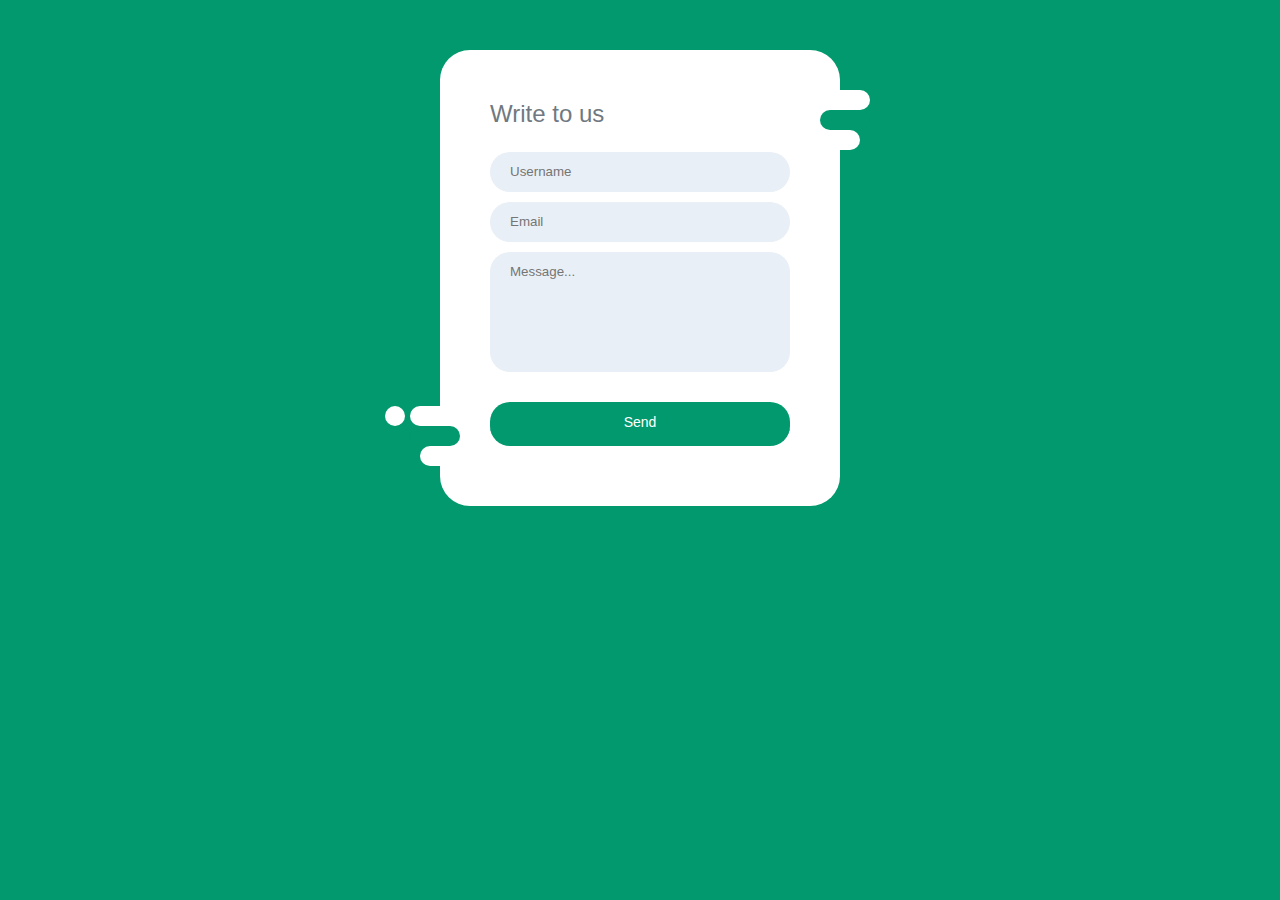
<file: form.html>
<!DOCTYPE html>
<html lang="en">
<head>
    <meta charset="UTF-8">
    <meta http-equiv="X-UA-Compatible" content="IE=edge">
    <meta name="viewport" content="width=device-width, initial-scale=1.0">
    <link rel="stylesheet" href="./css/form.css">
    <title>Write to us</title>
</head>
<body>
    <form class="decor">
        <div class="form-left-decoration"></div>
        <div class="form-right-decoration"></div>
        <div class="circle"></div>
        <div class="form-inner">
        <h3>Write to us</h3>
        <input type="text" placeholder="Username">
        <input type="email" placeholder="Email">
        <textarea placeholder="Message..." rows="3"></textarea>
        <input type="submit" value="Send">
        </div>
        </form>
</body>
</html>
</file>
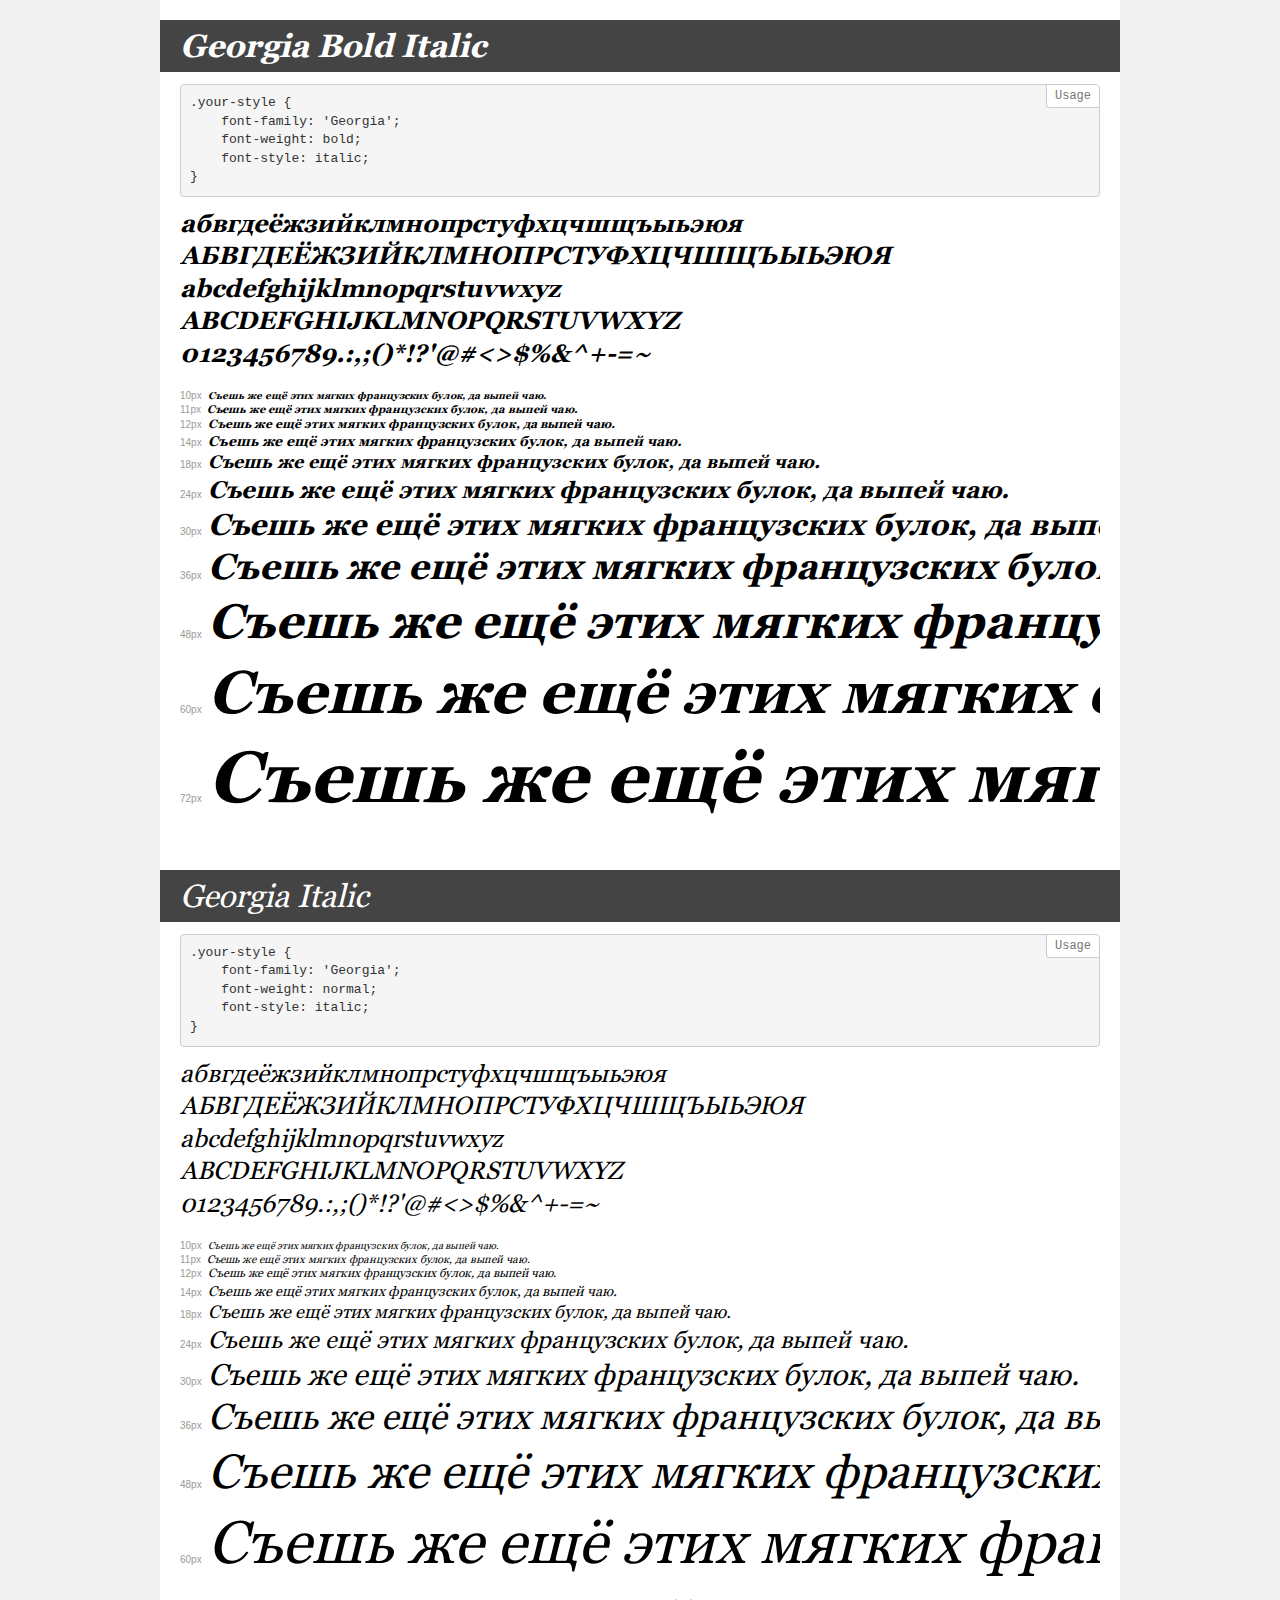
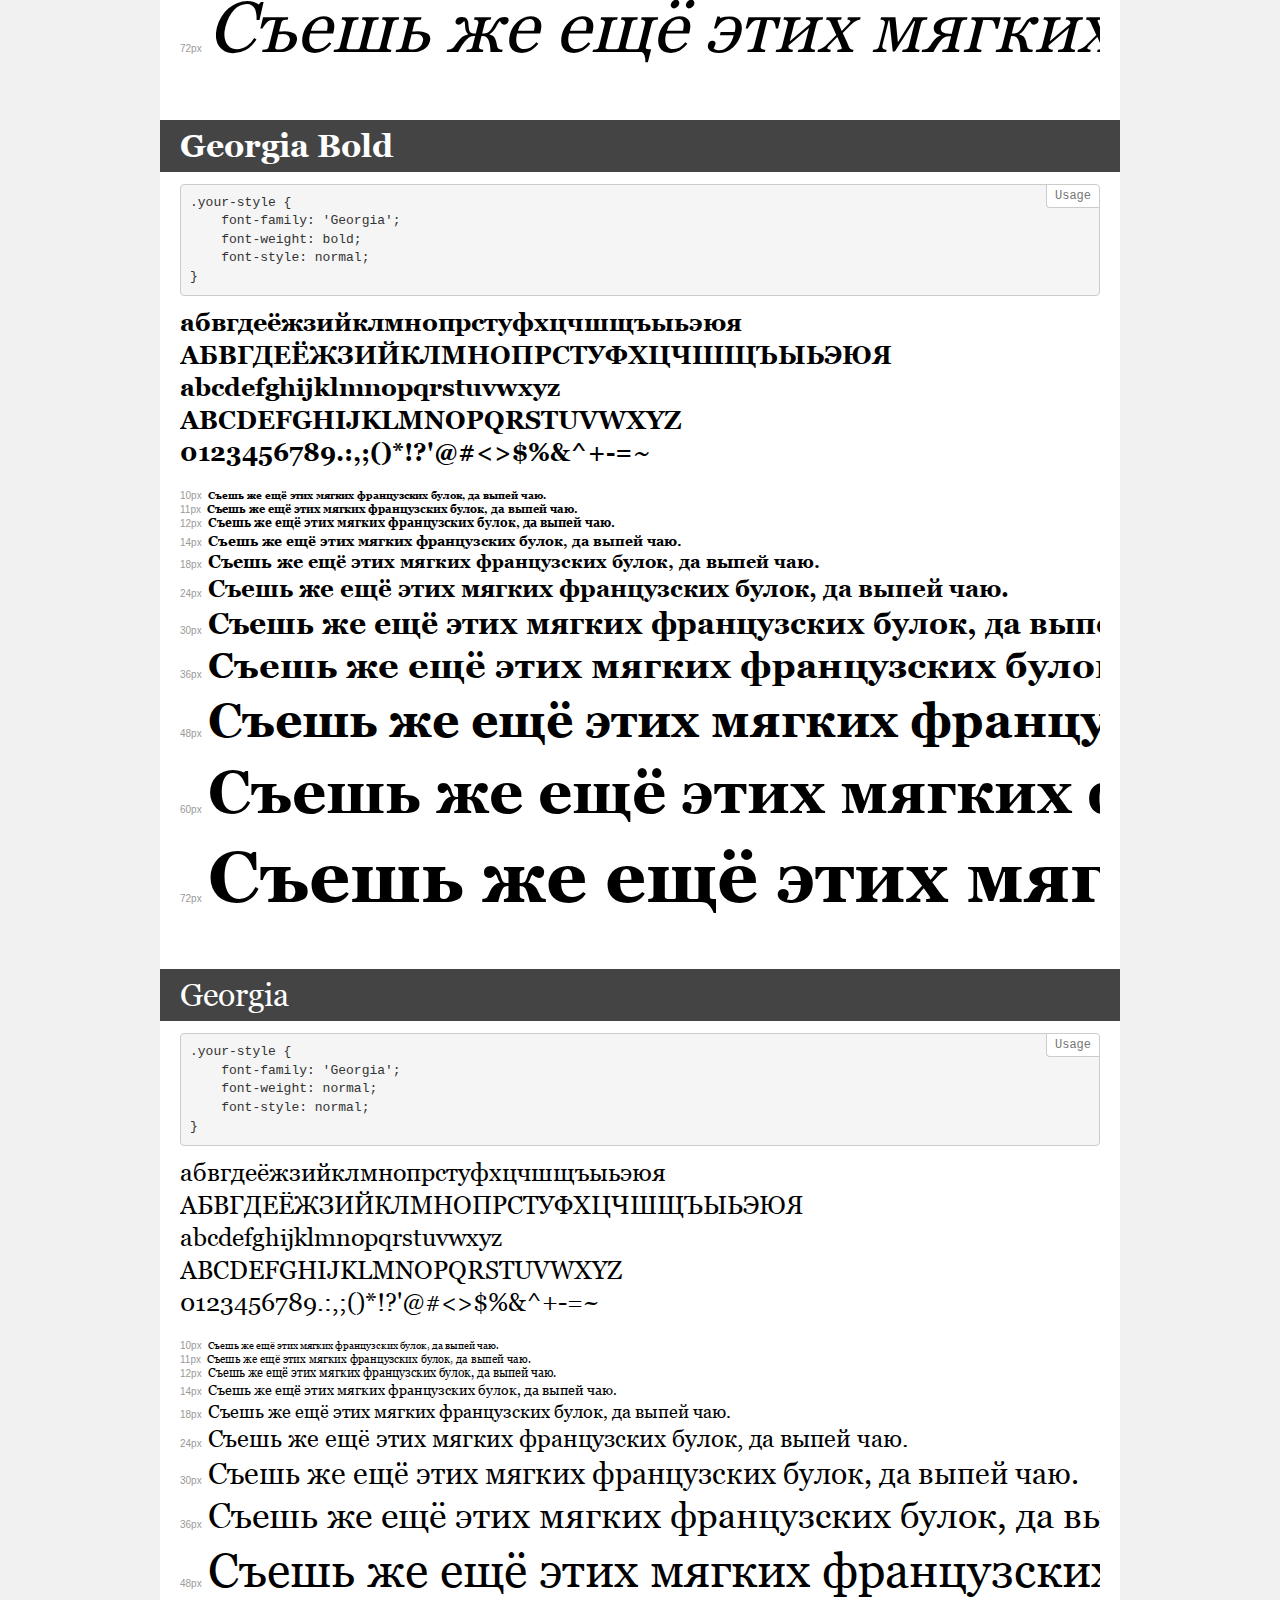
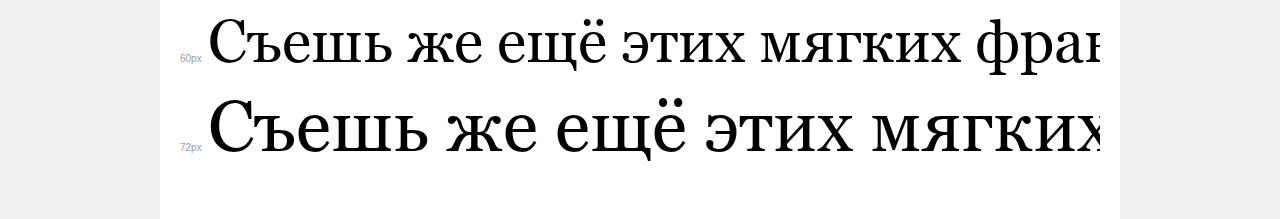
<file: css/Georgia/demo.html>
<!DOCTYPE html>
<html>
<head>
	<meta charset="utf-8">
	<meta http-equiv="X-UA-Compatible" content="IE=edge">
	<meta name="viewport" content="width=device-width, initial-scale=1">
	<meta name="robots" content="noindex, noarchive">
	<title>Transfonter demo</title>
	<link href="stylesheet.css" rel="stylesheet">
	<style>
		/*
		http://meyerweb.com/eric/tools/css/reset/
		v2.0 | 20110126
		License: none (public domain)
		*/
		html, body, div, span, applet, object, iframe,
		h1, h2, h3, h4, h5, h6, p, blockquote, pre,
		a, abbr, acronym, address, big, cite, code,
		del, dfn, em, img, ins, kbd, q, s, samp,
		small, strike, strong, sub, sup, tt, var,
		b, u, i, center,
		dl, dt, dd, ol, ul, li,
		fieldset, form, label, legend,
		table, caption, tbody, tfoot, thead, tr, th, td,
		article, aside, canvas, details, embed,
		figure, figcaption, footer, header, hgroup,
		menu, nav, output, ruby, section, summary,
		time, mark, audio, video {
			margin: 0;
			padding: 0;
			border: 0;
			font-size: 100%;
			font: inherit;
			vertical-align: baseline;
		}
		/* HTML5 display-role reset for older browsers */
		article, aside, details, figcaption, figure,
		footer, header, hgroup, menu, nav, section {
			display: block;
		}
		body {
			line-height: 1;
		}
		ol, ul {
			list-style: none;
		}
		blockquote, q {
			quotes: none;
		}
		blockquote:before, blockquote:after,
		q:before, q:after {
			content: '';
			content: none;
		}
		table {
			border-collapse: collapse;
			border-spacing: 0;
		}
		/* common styles */
		body {
			background: #f1f1f1;
			color: #000;
		}
		.page {
			background: #fff;
			width: 920px;
			margin: 0 auto;
			padding: 20px 20px 0 20px;
			overflow: hidden;
		}
		.font-container {
			overflow-x: auto;
			overflow-y: hidden;
			margin-bottom: 40px;
			line-height: 1.3;
			white-space: nowrap;
			padding-bottom: 5px;
		}
		h1 {
			position: relative;
			background: #444;
			font-size: 32px;
			color: #fff;
			padding: 10px 20px;
			margin: 0 -20px 12px -20px;
		}
		.letters {
			font-size: 25px;
			margin-bottom: 20px;
		}
		.s10:before {
			content: '10px';
		}
		.s11:before {
			content: '11px';
		}
		.s12:before {
			content: '12px';
		}
		.s14:before {
			content: '14px';
		}
		.s18:before {
			content: '18px';
		}
		.s24:before {
			content: '24px';
		}
		.s30:before {
			content: '30px';
		}
		.s36:before {
			content: '36px';
		}
		.s48:before {
			content: '48px';
		}
		.s60:before {
			content: '60px';
		}
		.s72:before {
			content: '72px';
		}
		.s10:before, .s11:before, .s12:before, .s14:before,
		.s18:before, .s24:before, .s30:before, .s36:before,
		.s48:before, .s60:before, .s72:before {
			font-family: Arial, sans-serif;
			font-size: 10px;
			font-weight: normal;
			font-style: normal;
			color: #999;
			padding-right: 6px;
		}
		pre {
			display: block;
			position: relative;
			padding: 9px;
			margin: 0 0 10px;
			font-family: Monaco, Menlo, Consolas, "Courier New", monospace !important;
			font-size: 13px;
			line-height: 1.428571429;
			color: #333;
			font-weight: normal !important;
			font-style: normal !important;
			background-color: #f5f5f5;
			border: 1px solid #ccc;
			overflow-x: auto;
			border-radius: 4px;
		}
		pre:after {
			display: block;
			position: absolute;
			right: 0;
			top: 0;
			content: 'Usage';
			line-height: 1;
			padding: 5px 8px;
			font-size: 12px;
			color: #767676;
			background-color: #fff;
			border: 1px solid #ccc;
			border-right: none;
			border-top: none;
			border-radius: 0 4px 0 4px;
			z-index: 10;
		}
		/* responsive */
		@media (max-width: 959px) {
			.page {
				width: auto;
				margin: 0;
			}
		}
	</style>
</head>
<body>
<div class="page">
	<div class="demo" style="font-family: 'Georgia'; font-weight: bold; font-style: italic;">
		<h1>Georgia Bold Italic</h1>
		<pre>.your-style {
    font-family: 'Georgia';
    font-weight: bold;
    font-style: italic;
}</pre>
		<div class="font-container">
			<p class="letters">
				абвгдеёжзийклмнопрстуфхцчшщъыьэюя <br />
				АБВГДЕЁЖЗИЙКЛМНОПРСТУФХЦЧШЩЪЫЬЭЮЯ <br />
				abcdefghijklmnopqrstuvwxyz <br />
				ABCDEFGHIJKLMNOPQRSTUVWXYZ <br />				0123456789.:,;()*!?'@#<>$%&^+-=~
			</p>
			<p class="s10" style="font-size: 10px;">Съешь же ещё этих мягких французских булок, да выпей чаю.</p>
			<p class="s11" style="font-size: 11px;">Съешь же ещё этих мягких французских булок, да выпей чаю.</p>
			<p class="s12" style="font-size: 12px;">Съешь же ещё этих мягких французских булок, да выпей чаю.</p>
			<p class="s14" style="font-size: 14px;">Съешь же ещё этих мягких французских булок, да выпей чаю.</p>
			<p class="s18" style="font-size: 18px;">Съешь же ещё этих мягких французских булок, да выпей чаю.</p>
			<p class="s24" style="font-size: 24px;">Съешь же ещё этих мягких французских булок, да выпей чаю.</p>
			<p class="s30" style="font-size: 30px;">Съешь же ещё этих мягких французских булок, да выпей чаю.</p>
			<p class="s36" style="font-size: 36px;">Съешь же ещё этих мягких французских булок, да выпей чаю.</p>
			<p class="s48" style="font-size: 48px;">Съешь же ещё этих мягких французских булок, да выпей чаю.</p>
			<p class="s60" style="font-size: 60px;">Съешь же ещё этих мягких французских булок, да выпей чаю.</p>
			<p class="s72" style="font-size: 72px;">Съешь же ещё этих мягких французских булок, да выпей чаю.</p>
		</div>
	</div>
	<div class="demo" style="font-family: 'Georgia'; font-weight: normal; font-style: italic;">
		<h1>Georgia Italic</h1>
		<pre>.your-style {
    font-family: 'Georgia';
    font-weight: normal;
    font-style: italic;
}</pre>
		<div class="font-container">
			<p class="letters">
				абвгдеёжзийклмнопрстуфхцчшщъыьэюя <br />
				АБВГДЕЁЖЗИЙКЛМНОПРСТУФХЦЧШЩЪЫЬЭЮЯ <br />
				abcdefghijklmnopqrstuvwxyz <br />
				ABCDEFGHIJKLMNOPQRSTUVWXYZ <br />				0123456789.:,;()*!?'@#<>$%&^+-=~
			</p>
			<p class="s10" style="font-size: 10px;">Съешь же ещё этих мягких французских булок, да выпей чаю.</p>
			<p class="s11" style="font-size: 11px;">Съешь же ещё этих мягких французских булок, да выпей чаю.</p>
			<p class="s12" style="font-size: 12px;">Съешь же ещё этих мягких французских булок, да выпей чаю.</p>
			<p class="s14" style="font-size: 14px;">Съешь же ещё этих мягких французских булок, да выпей чаю.</p>
			<p class="s18" style="font-size: 18px;">Съешь же ещё этих мягких французских булок, да выпей чаю.</p>
			<p class="s24" style="font-size: 24px;">Съешь же ещё этих мягких французских булок, да выпей чаю.</p>
			<p class="s30" style="font-size: 30px;">Съешь же ещё этих мягких французских булок, да выпей чаю.</p>
			<p class="s36" style="font-size: 36px;">Съешь же ещё этих мягких французских булок, да выпей чаю.</p>
			<p class="s48" style="font-size: 48px;">Съешь же ещё этих мягких французских булок, да выпей чаю.</p>
			<p class="s60" style="font-size: 60px;">Съешь же ещё этих мягких французских булок, да выпей чаю.</p>
			<p class="s72" style="font-size: 72px;">Съешь же ещё этих мягких французских булок, да выпей чаю.</p>
		</div>
	</div>
	<div class="demo" style="font-family: 'Georgia'; font-weight: bold; font-style: normal;">
		<h1>Georgia Bold</h1>
		<pre>.your-style {
    font-family: 'Georgia';
    font-weight: bold;
    font-style: normal;
}</pre>
		<div class="font-container">
			<p class="letters">
				абвгдеёжзийклмнопрстуфхцчшщъыьэюя <br />
				АБВГДЕЁЖЗИЙКЛМНОПРСТУФХЦЧШЩЪЫЬЭЮЯ <br />
				abcdefghijklmnopqrstuvwxyz <br />
				ABCDEFGHIJKLMNOPQRSTUVWXYZ <br />				0123456789.:,;()*!?'@#<>$%&^+-=~
			</p>
			<p class="s10" style="font-size: 10px;">Съешь же ещё этих мягких французских булок, да выпей чаю.</p>
			<p class="s11" style="font-size: 11px;">Съешь же ещё этих мягких французских булок, да выпей чаю.</p>
			<p class="s12" style="font-size: 12px;">Съешь же ещё этих мягких французских булок, да выпей чаю.</p>
			<p class="s14" style="font-size: 14px;">Съешь же ещё этих мягких французских булок, да выпей чаю.</p>
			<p class="s18" style="font-size: 18px;">Съешь же ещё этих мягких французских булок, да выпей чаю.</p>
			<p class="s24" style="font-size: 24px;">Съешь же ещё этих мягких французских булок, да выпей чаю.</p>
			<p class="s30" style="font-size: 30px;">Съешь же ещё этих мягких французских булок, да выпей чаю.</p>
			<p class="s36" style="font-size: 36px;">Съешь же ещё этих мягких французских булок, да выпей чаю.</p>
			<p class="s48" style="font-size: 48px;">Съешь же ещё этих мягких французских булок, да выпей чаю.</p>
			<p class="s60" style="font-size: 60px;">Съешь же ещё этих мягких французских булок, да выпей чаю.</p>
			<p class="s72" style="font-size: 72px;">Съешь же ещё этих мягких французских булок, да выпей чаю.</p>
		</div>
	</div>
	<div class="demo" style="font-family: 'Georgia'; font-weight: normal; font-style: normal;">
		<h1>Georgia</h1>
		<pre>.your-style {
    font-family: 'Georgia';
    font-weight: normal;
    font-style: normal;
}</pre>
		<div class="font-container">
			<p class="letters">
				абвгдеёжзийклмнопрстуфхцчшщъыьэюя <br />
				АБВГДЕЁЖЗИЙКЛМНОПРСТУФХЦЧШЩЪЫЬЭЮЯ <br />
				abcdefghijklmnopqrstuvwxyz <br />
				ABCDEFGHIJKLMNOPQRSTUVWXYZ <br />				0123456789.:,;()*!?'@#<>$%&^+-=~
			</p>
			<p class="s10" style="font-size: 10px;">Съешь же ещё этих мягких французских булок, да выпей чаю.</p>
			<p class="s11" style="font-size: 11px;">Съешь же ещё этих мягких французских булок, да выпей чаю.</p>
			<p class="s12" style="font-size: 12px;">Съешь же ещё этих мягких французских булок, да выпей чаю.</p>
			<p class="s14" style="font-size: 14px;">Съешь же ещё этих мягких французских булок, да выпей чаю.</p>
			<p class="s18" style="font-size: 18px;">Съешь же ещё этих мягких французских булок, да выпей чаю.</p>
			<p class="s24" style="font-size: 24px;">Съешь же ещё этих мягких французских булок, да выпей чаю.</p>
			<p class="s30" style="font-size: 30px;">Съешь же ещё этих мягких французских булок, да выпей чаю.</p>
			<p class="s36" style="font-size: 36px;">Съешь же ещё этих мягких французских булок, да выпей чаю.</p>
			<p class="s48" style="font-size: 48px;">Съешь же ещё этих мягких французских булок, да выпей чаю.</p>
			<p class="s60" style="font-size: 60px;">Съешь же ещё этих мягких французских булок, да выпей чаю.</p>
			<p class="s72" style="font-size: 72px;">Съешь же ещё этих мягких французских булок, да выпей чаю.</p>
		</div>
	</div>
</div>
</body>
</html>
</file>
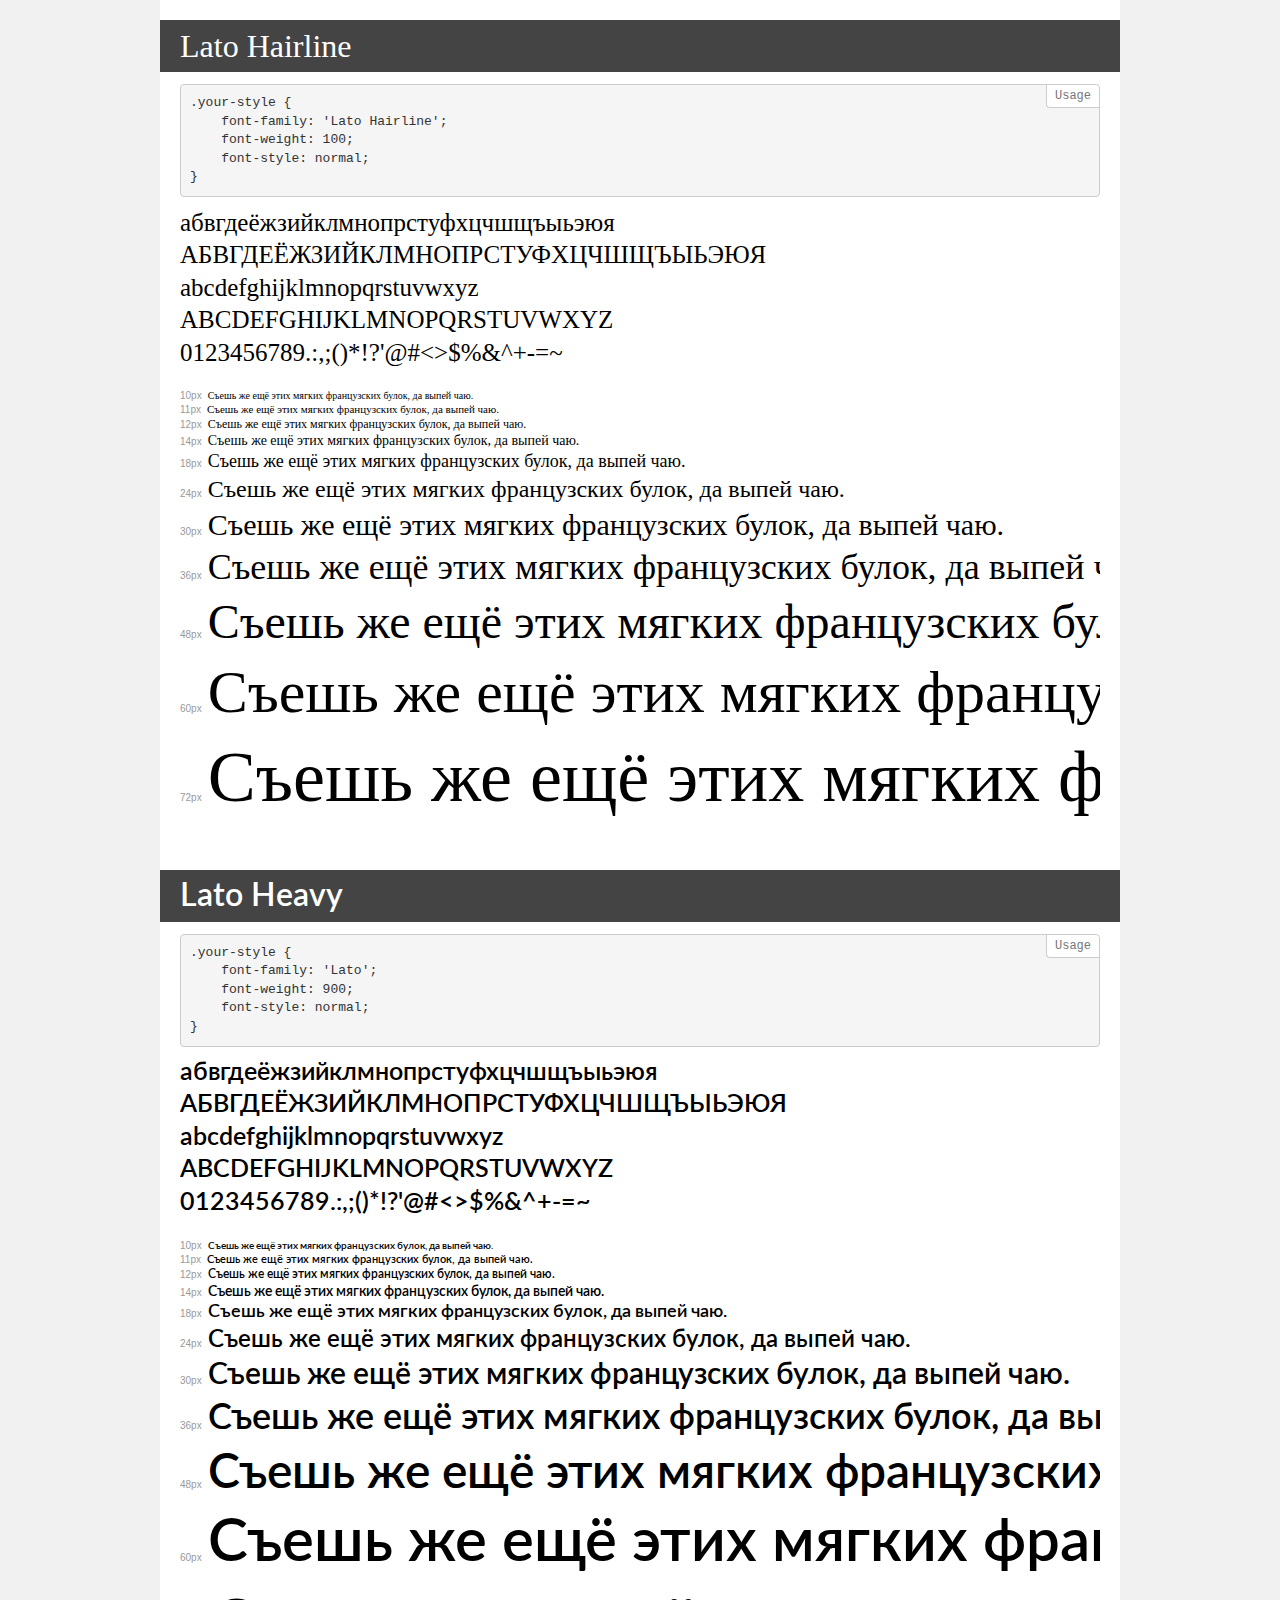
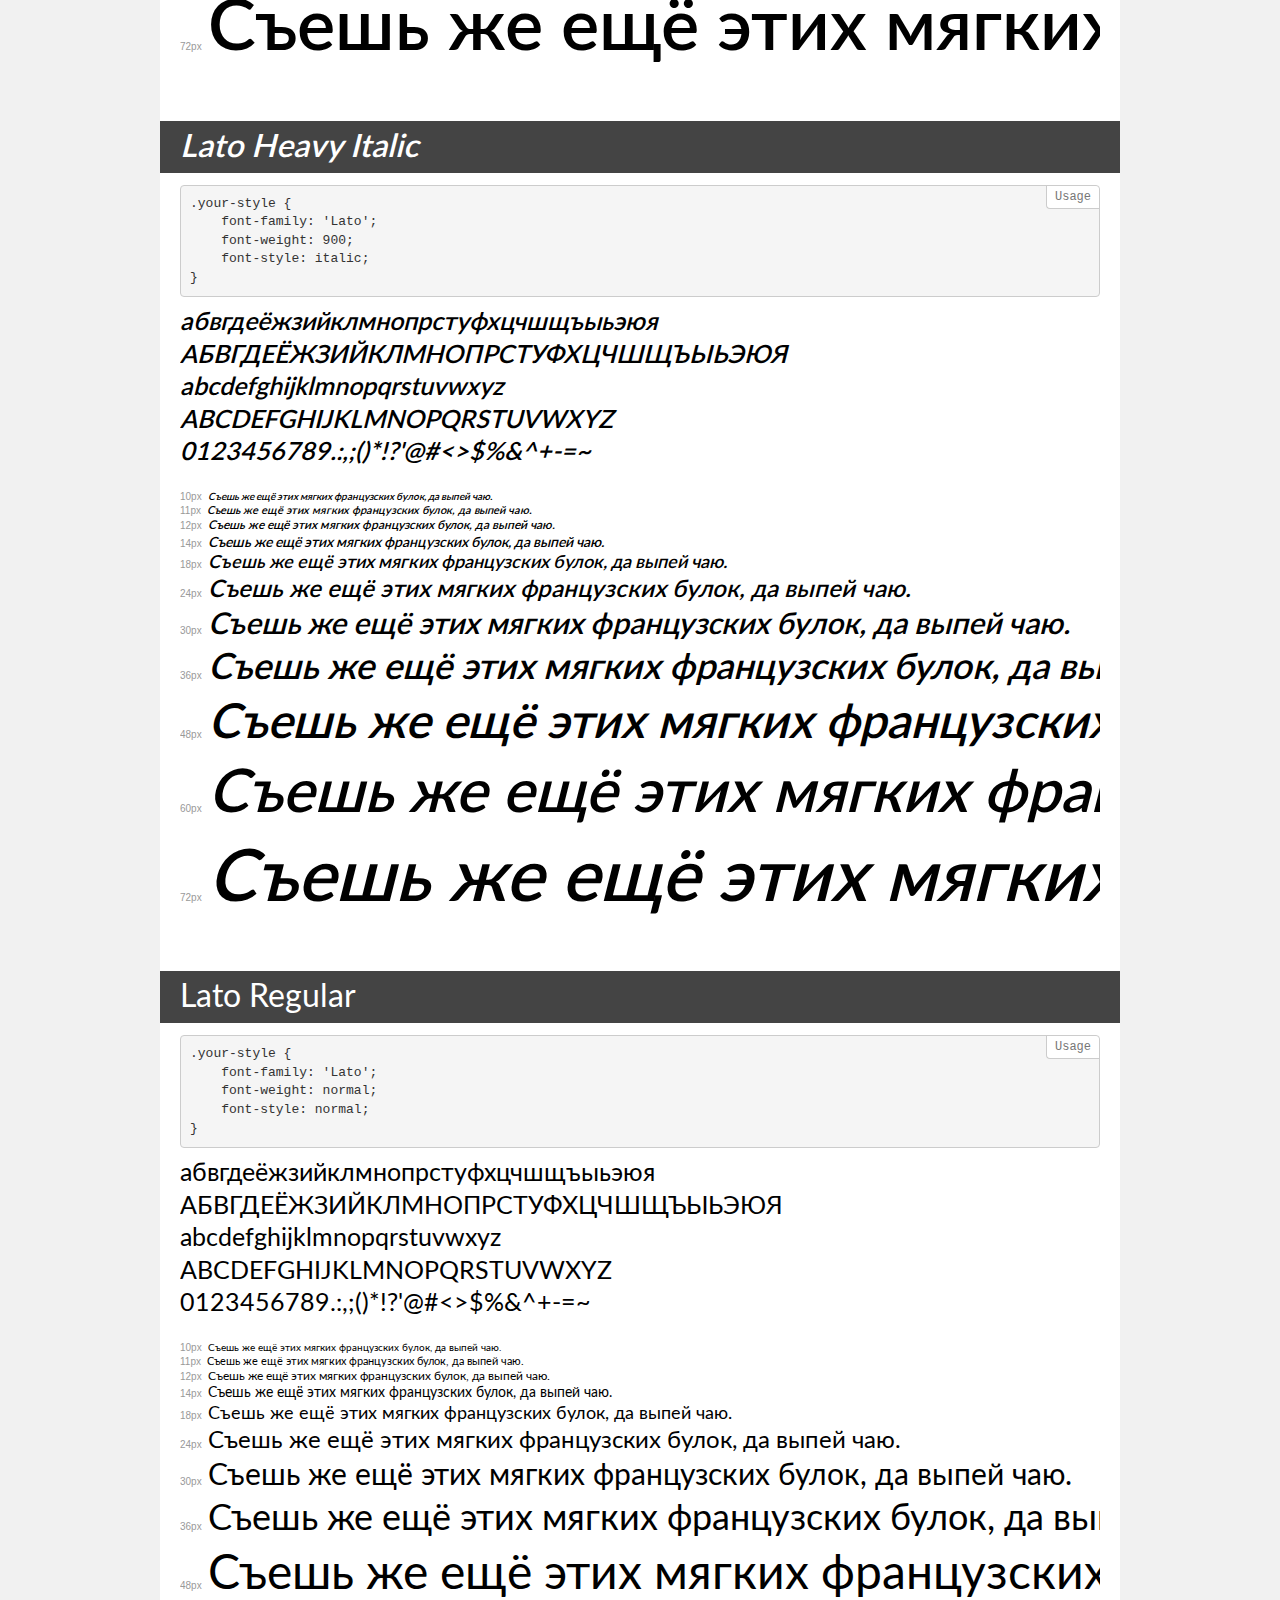
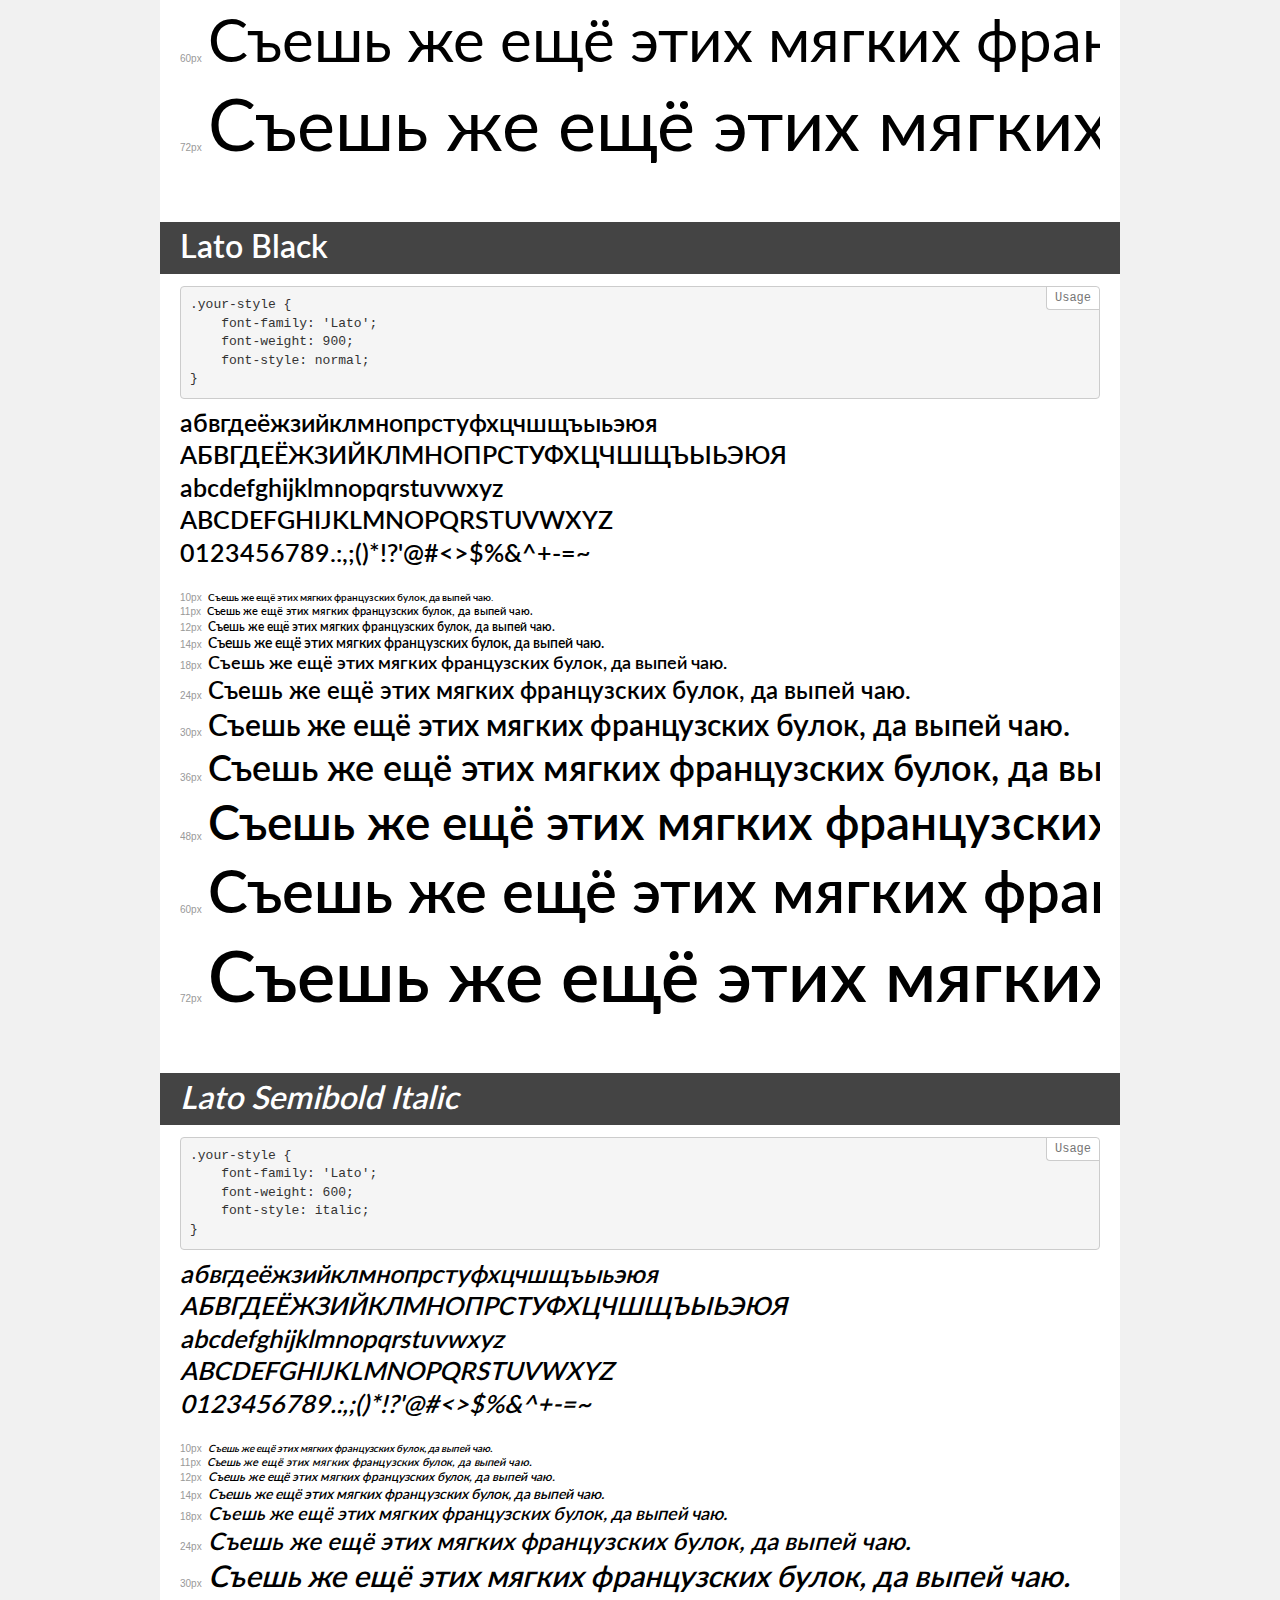
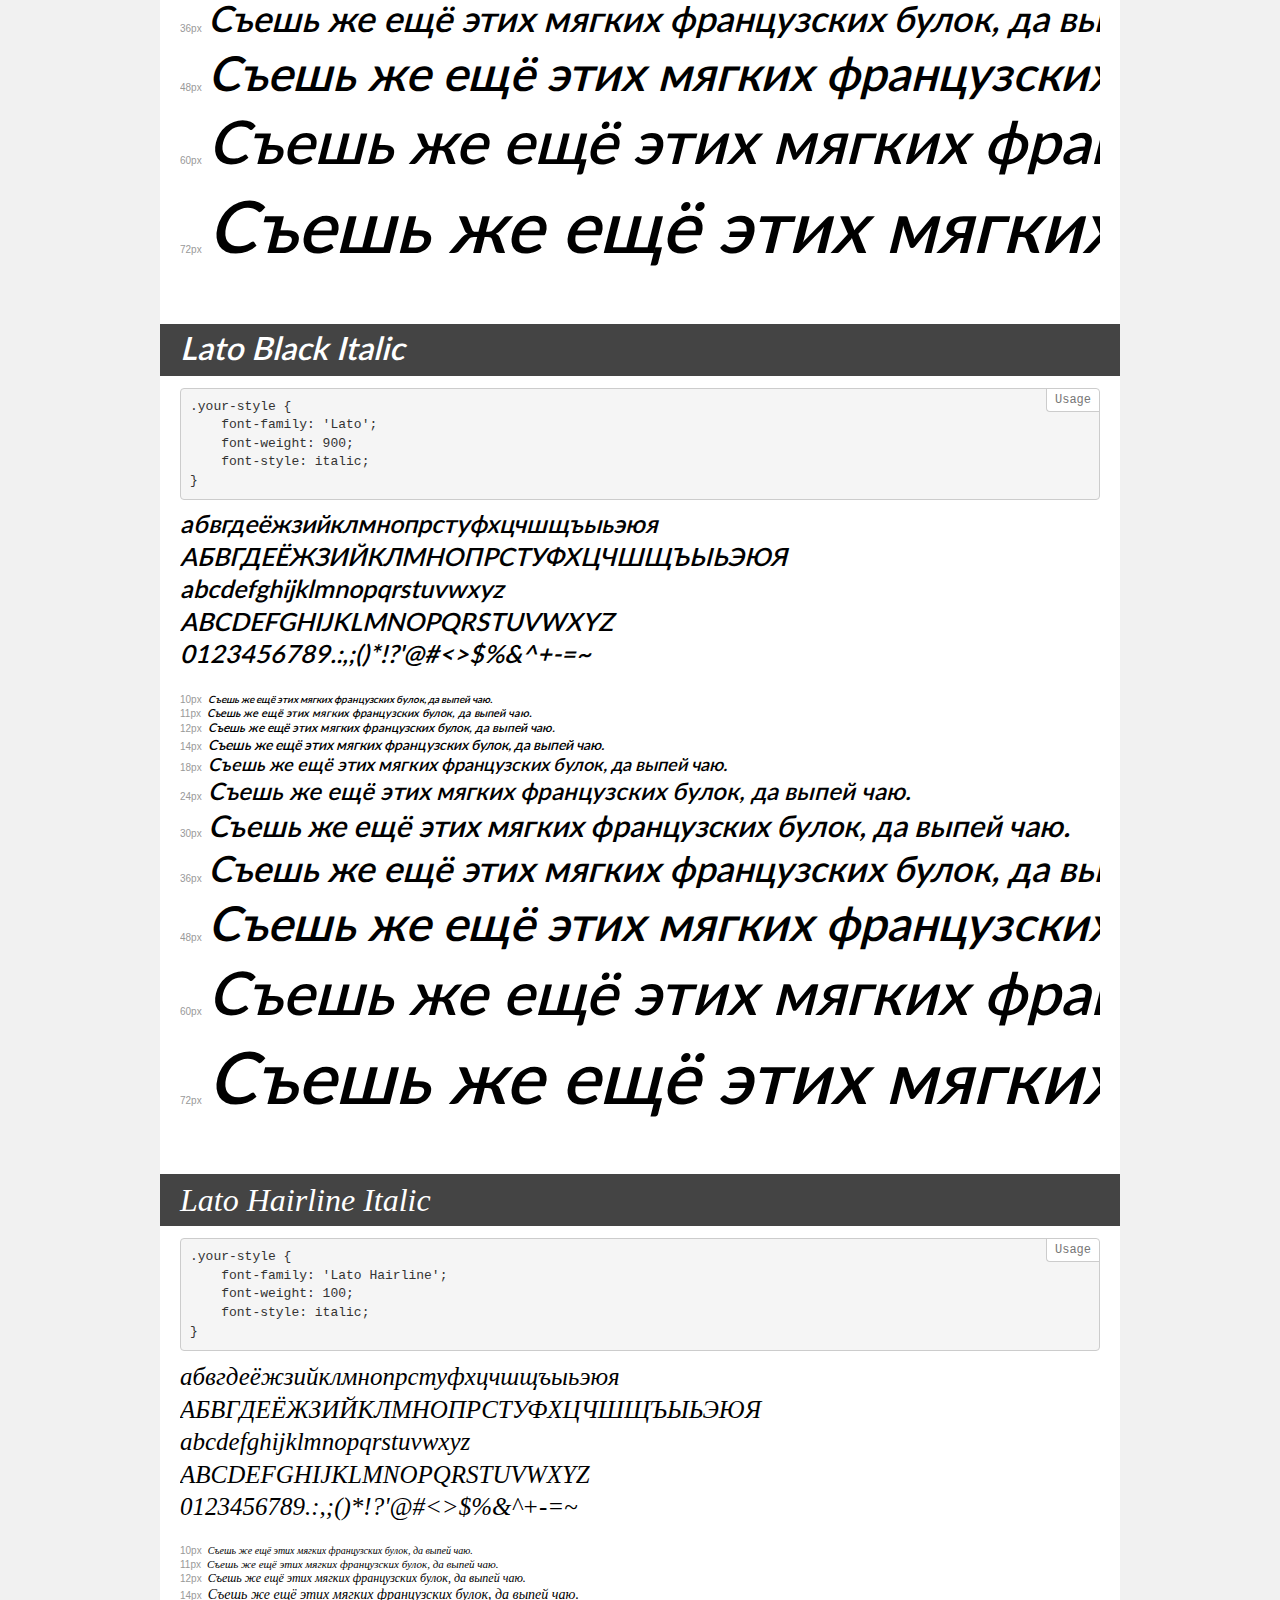
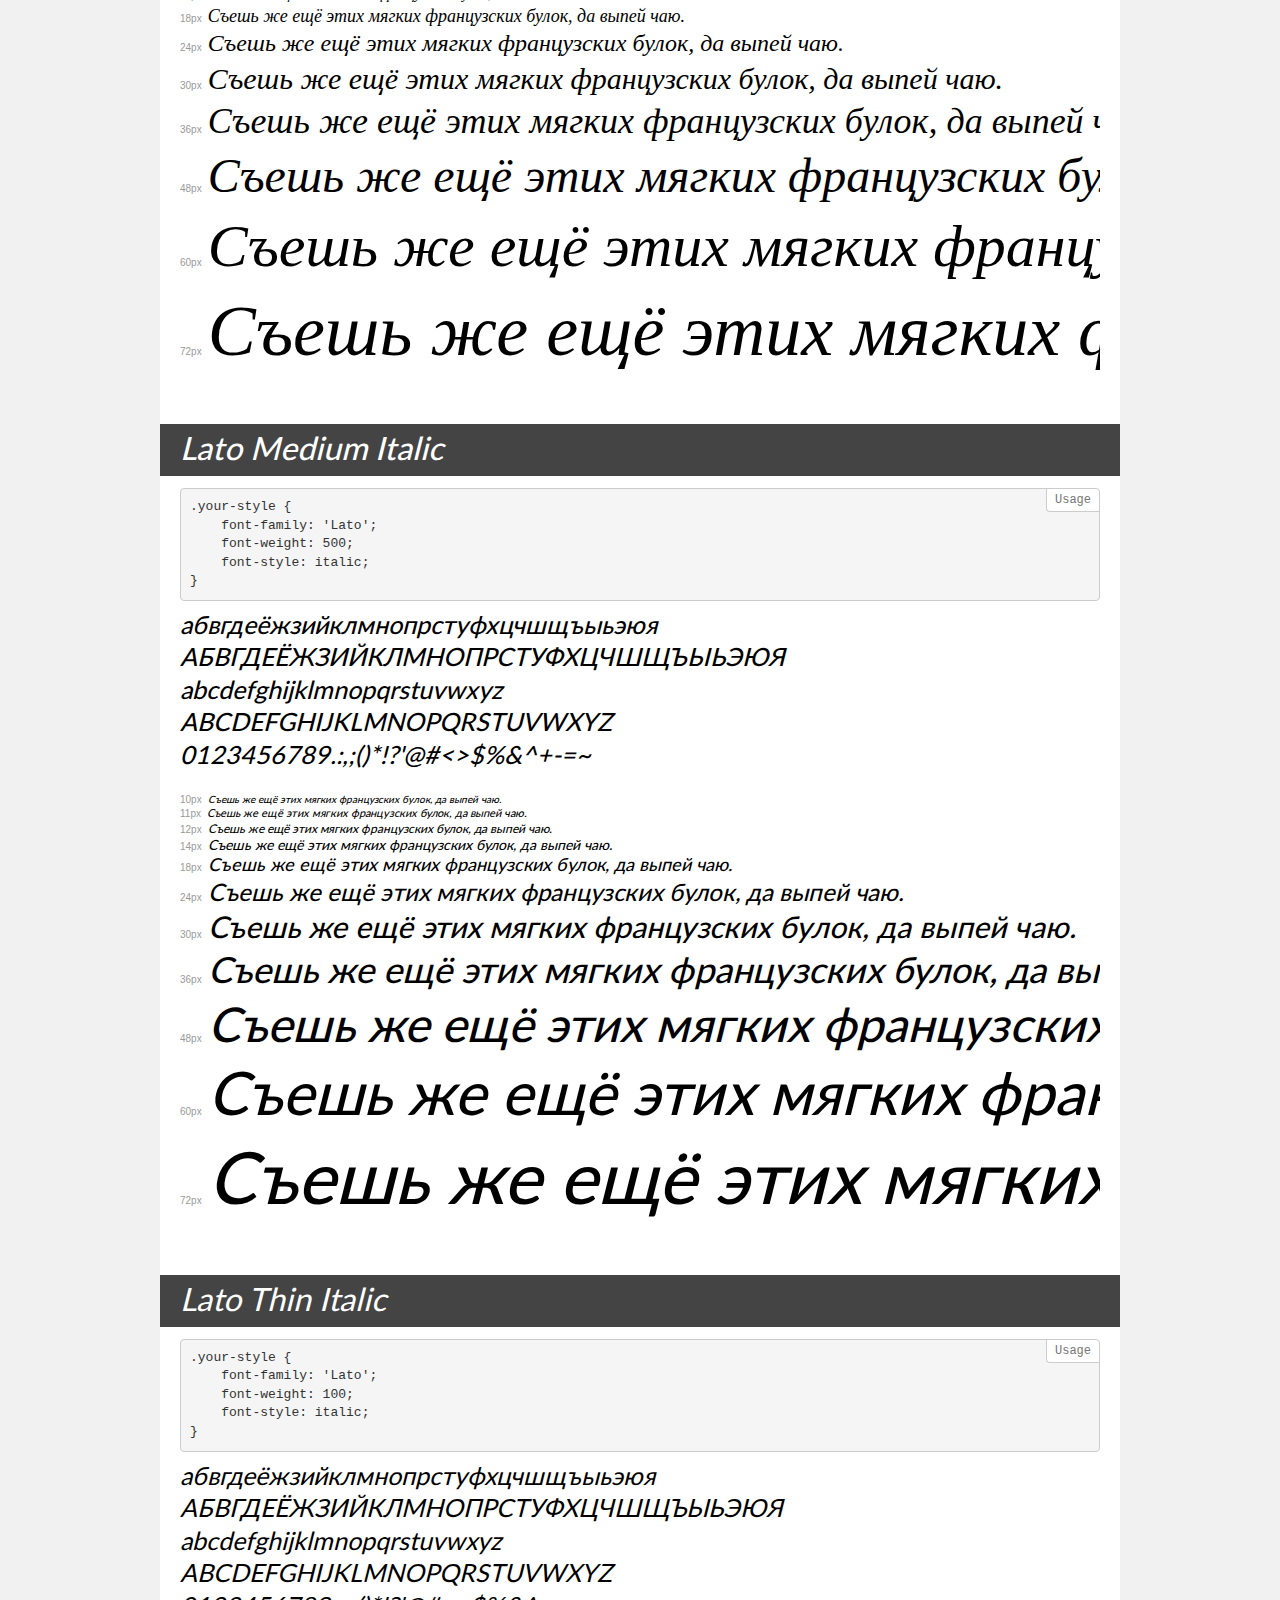
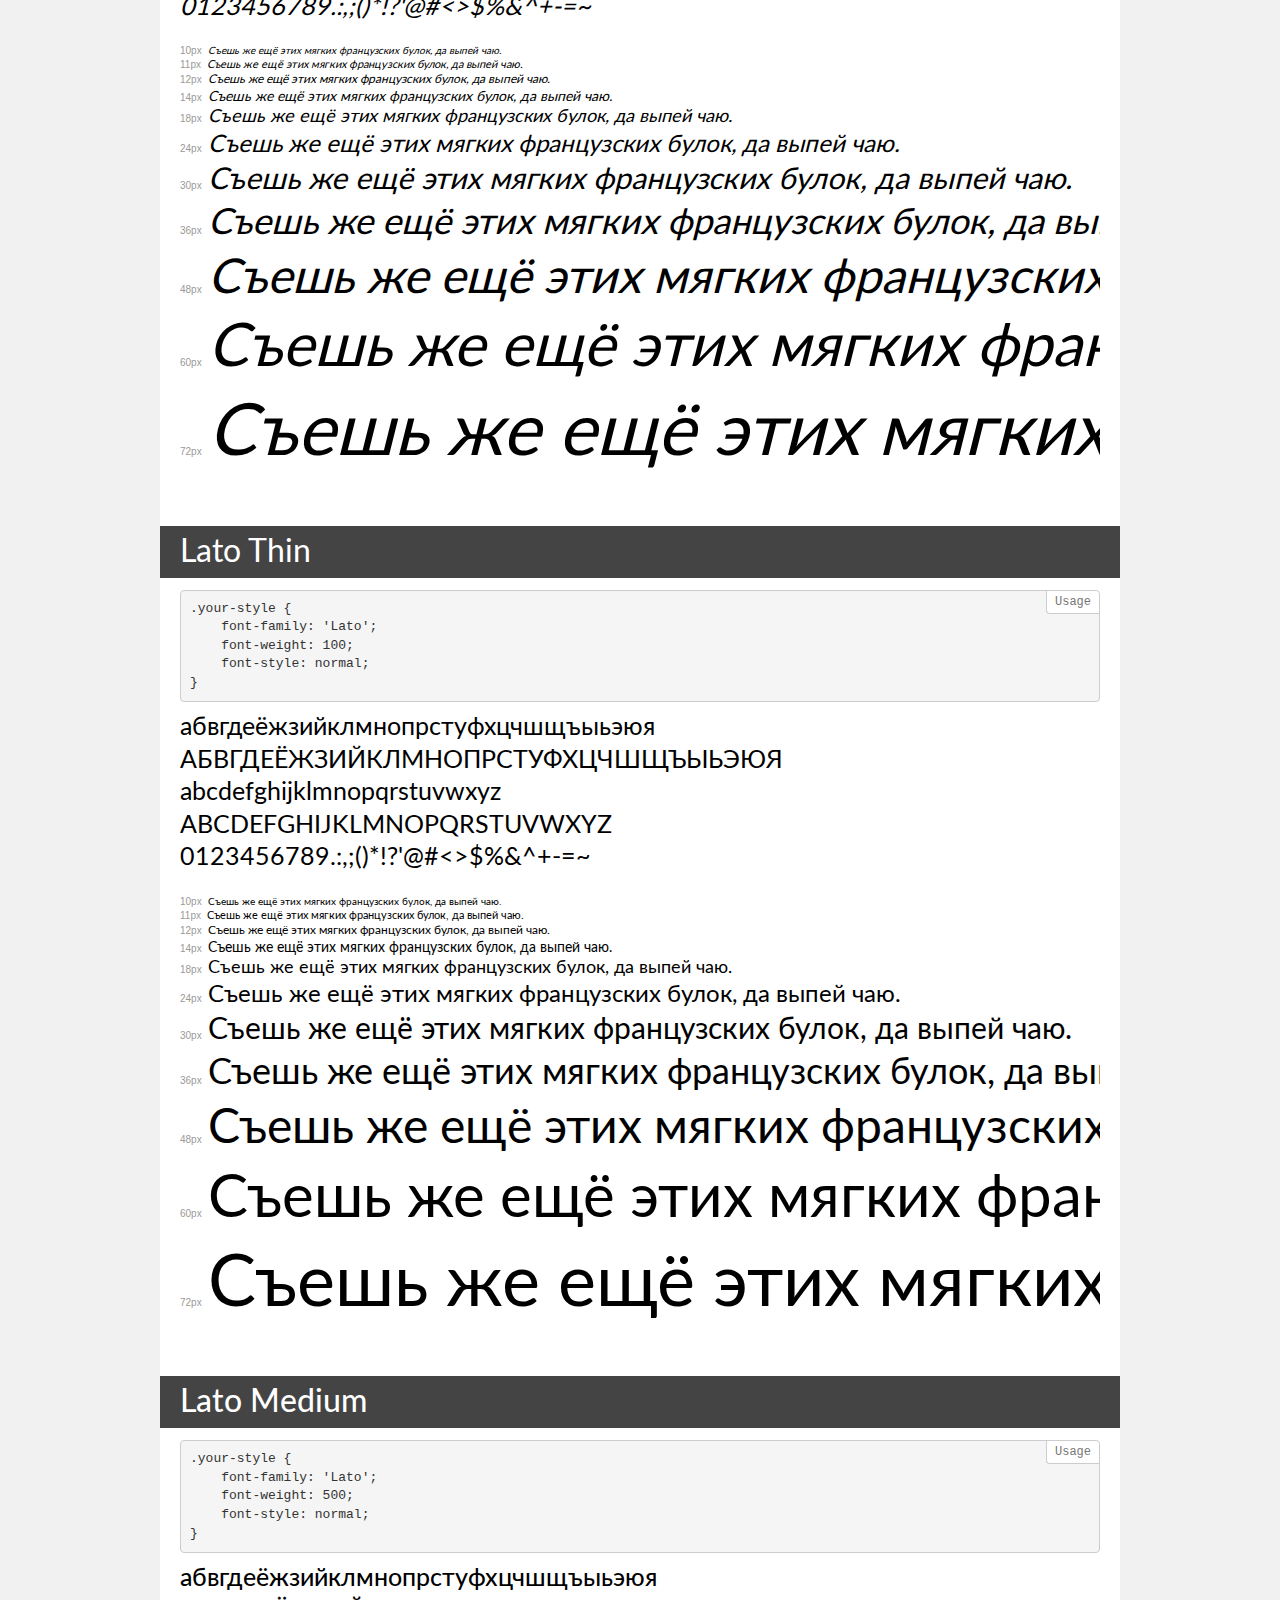
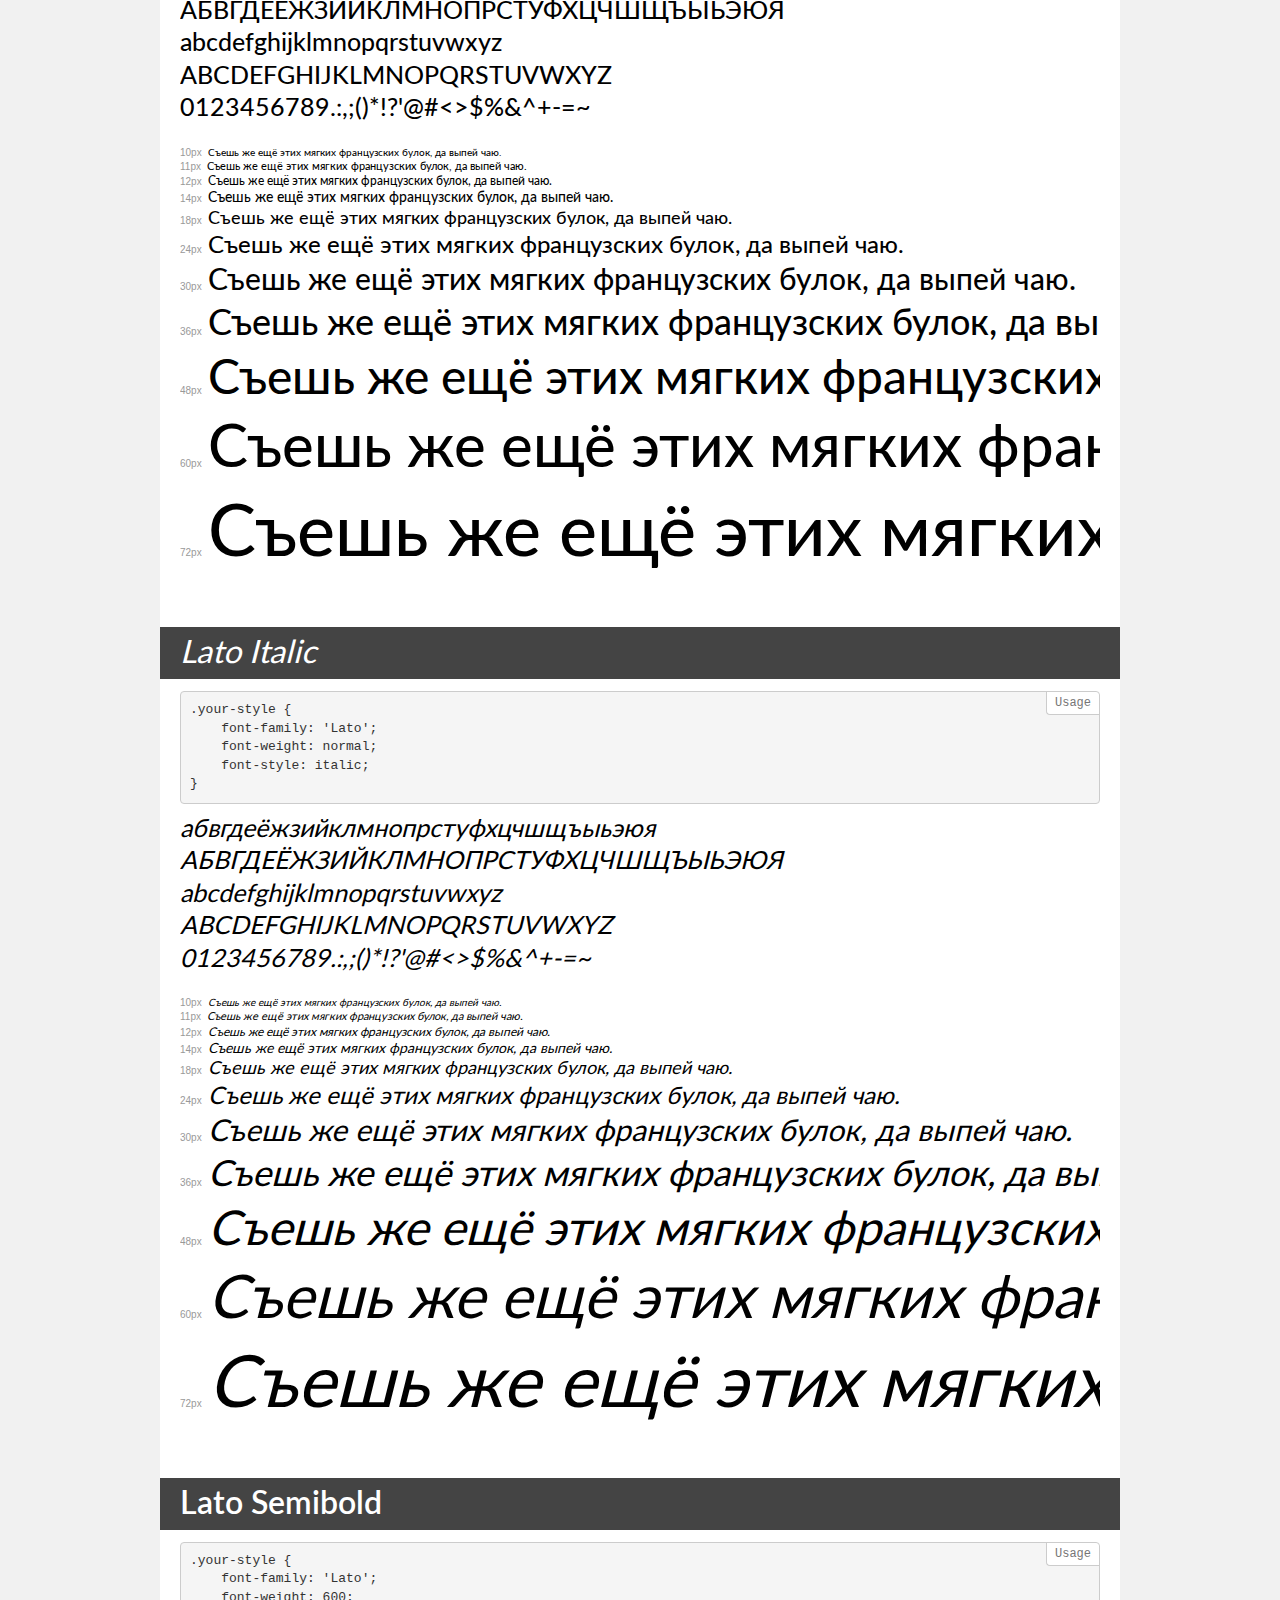
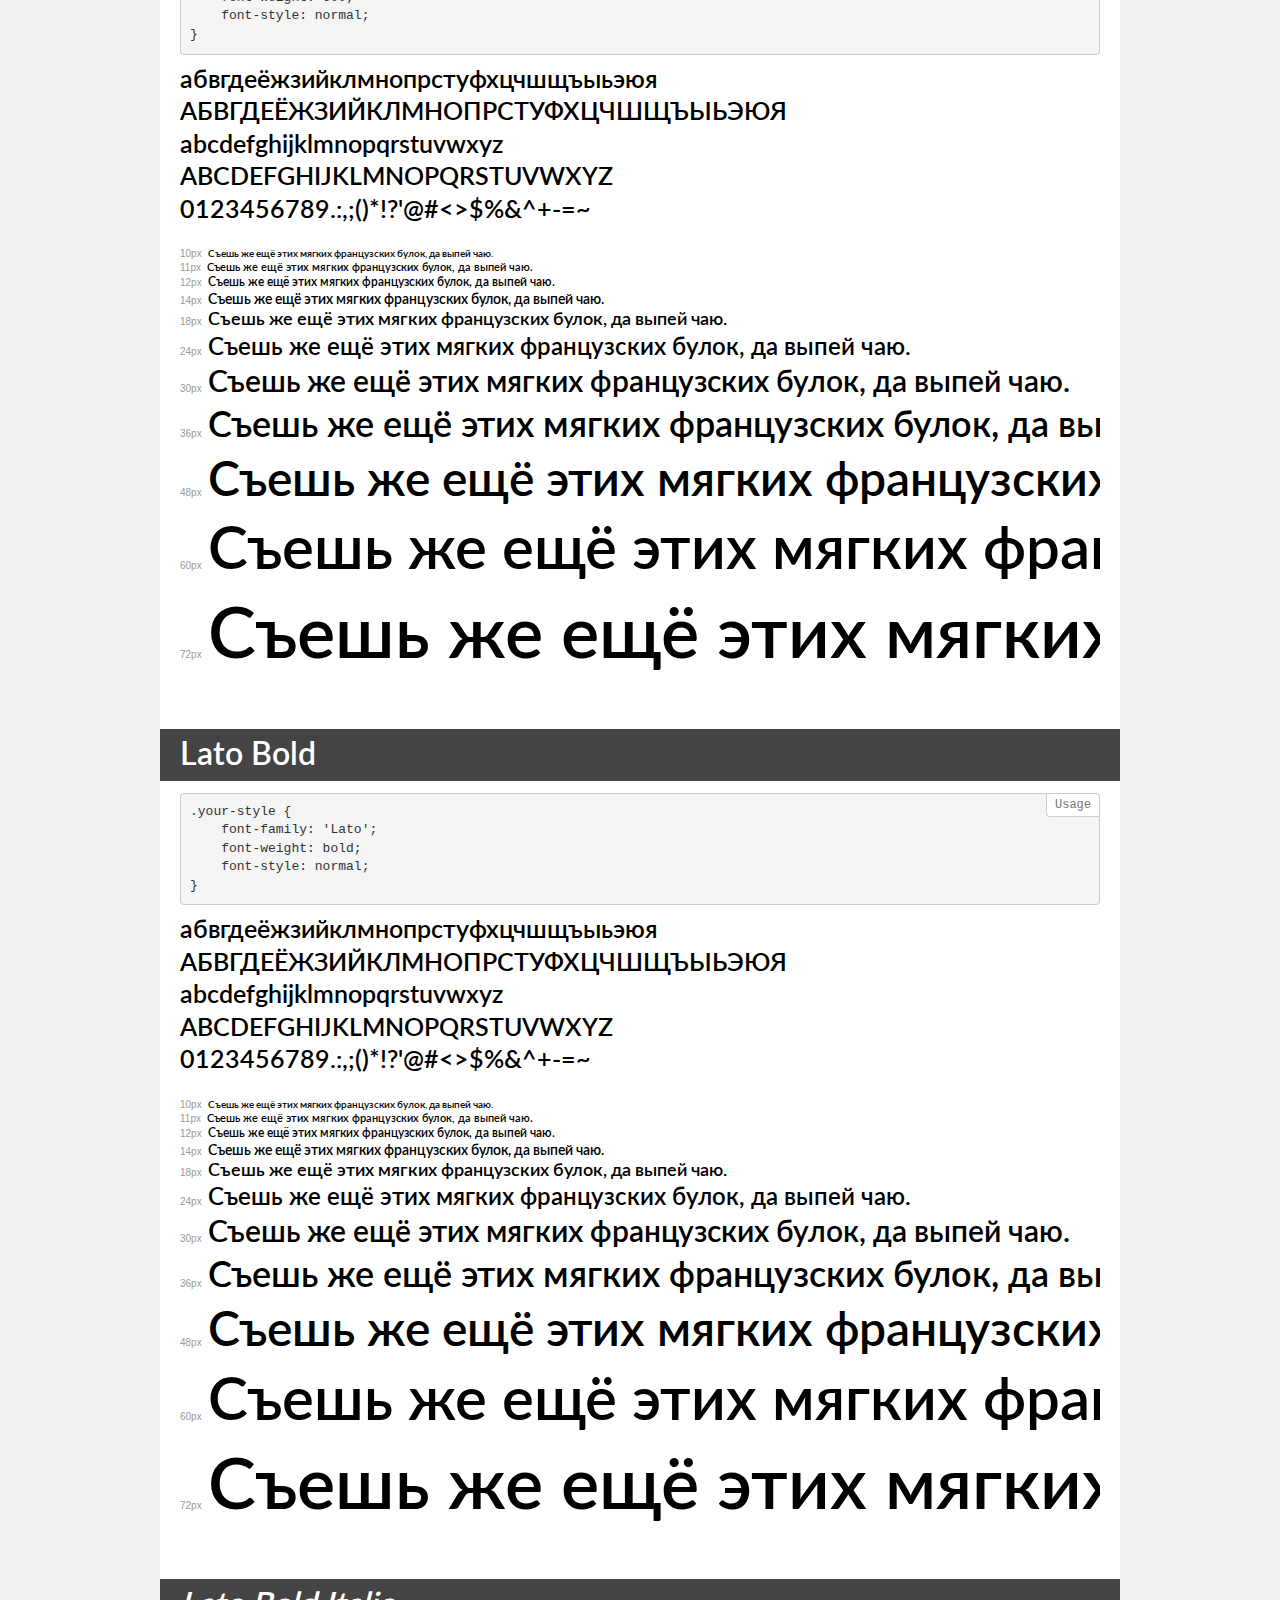
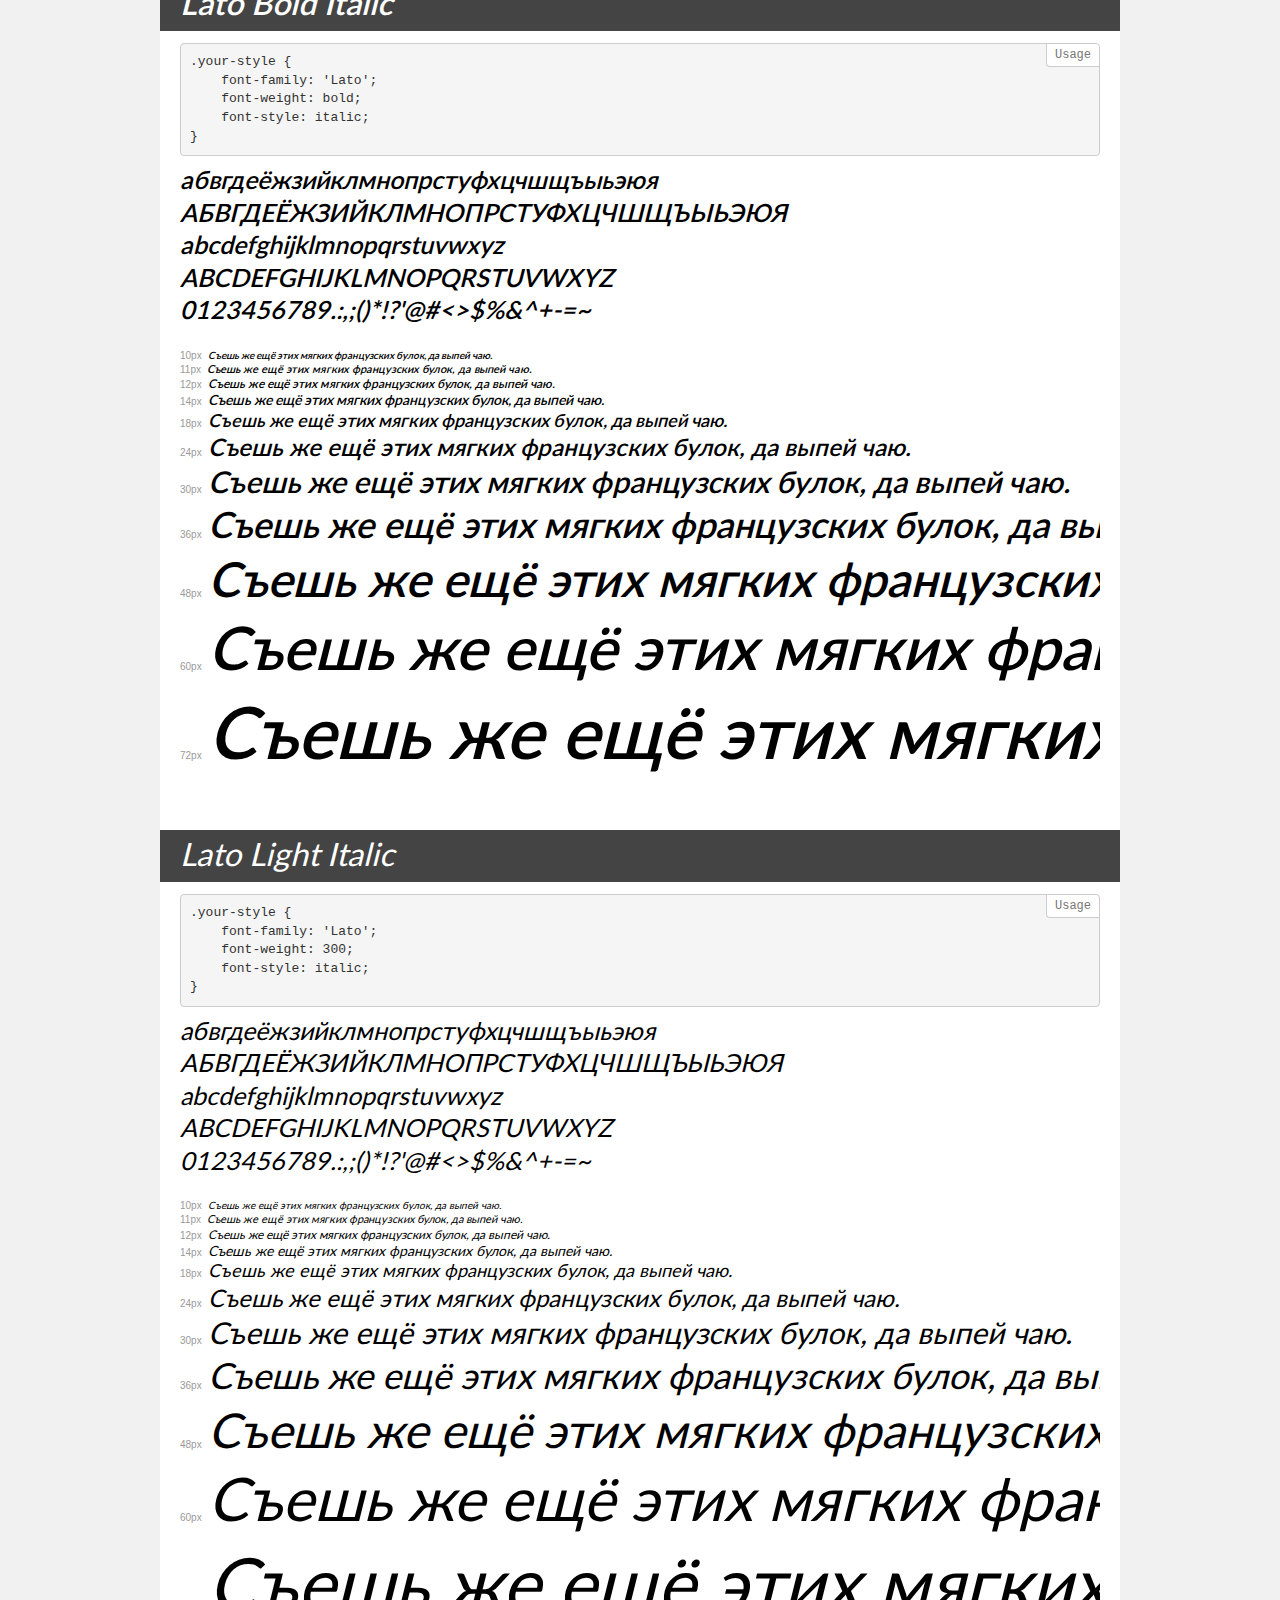
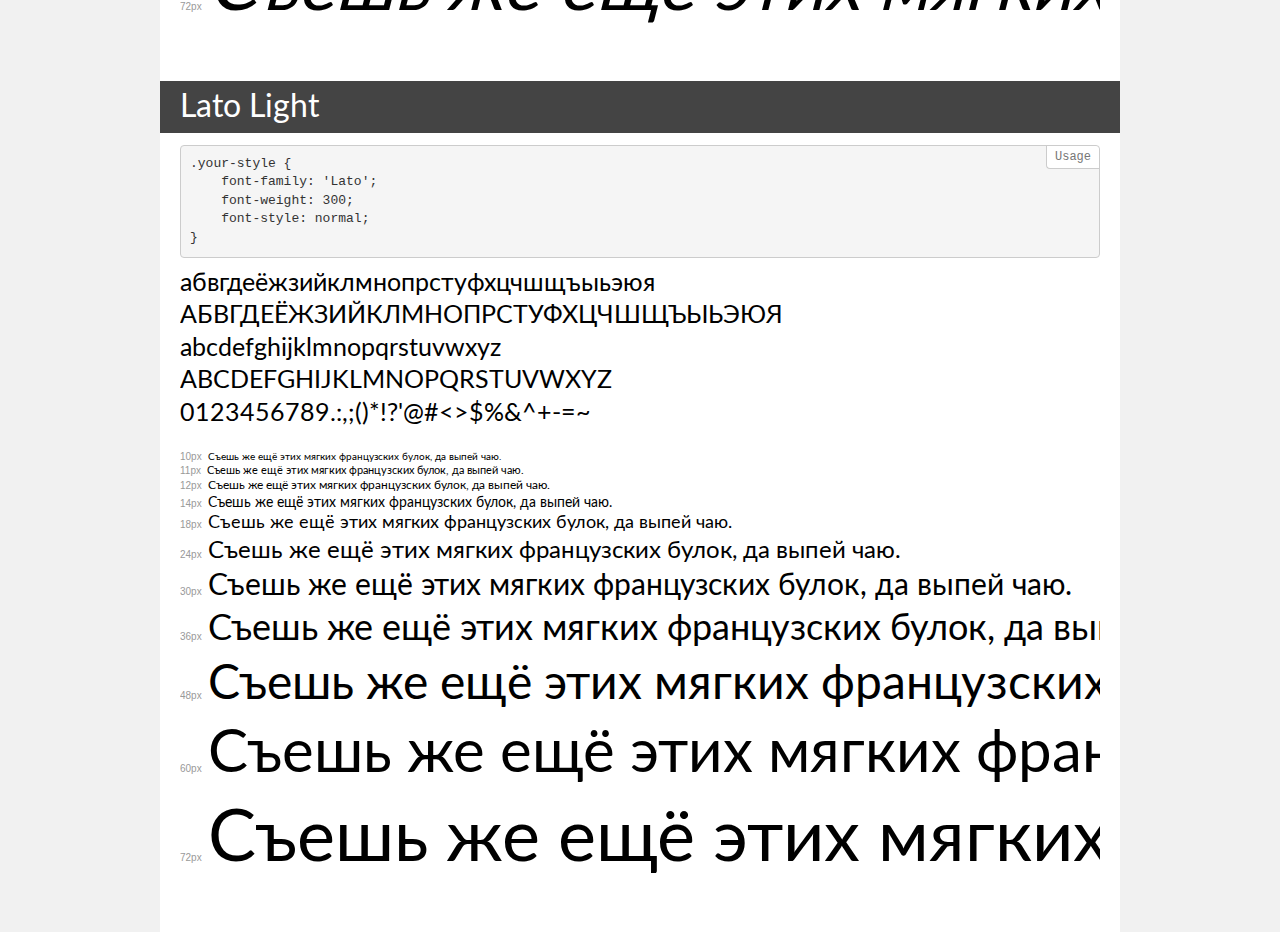
<file: css/Lato/demo.html>
<!DOCTYPE html>
<html>
<head>
    <meta charset="utf-8">
    <meta http-equiv="X-UA-Compatible" content="IE=edge">
    <meta name="viewport" content="width=device-width, initial-scale=1">
    <meta name="robots" content="noindex, noarchive">
    <title>Transfonter demo</title>
    <link href="stylesheet.css" rel="stylesheet">
    <style>
        /*
        http://meyerweb.com/eric/tools/css/reset/
        v2.0 | 20110126
        License: none (public domain)
        */
        html, body, div, span, applet, object, iframe,
        h1, h2, h3, h4, h5, h6, p, blockquote, pre,
        a, abbr, acronym, address, big, cite, code,
        del, dfn, em, img, ins, kbd, q, s, samp,
        small, strike, strong, sub, sup, tt, var,
        b, u, i, center,
        dl, dt, dd, ol, ul, li,
        fieldset, form, label, legend,
        table, caption, tbody, tfoot, thead, tr, th, td,
        article, aside, canvas, details, embed,
        figure, figcaption, footer, header, hgroup,
        menu, nav, output, ruby, section, summary,
        time, mark, audio, video {
            margin: 0;
            padding: 0;
            border: 0;
            font-size: 100%;
            font: inherit;
            vertical-align: baseline;
        }
        /* HTML5 display-role reset for older browsers */
        article, aside, details, figcaption, figure,
        footer, header, hgroup, menu, nav, section {
            display: block;
        }
        body {
            line-height: 1;
        }
        ol, ul {
            list-style: none;
        }
        blockquote, q {
            quotes: none;
        }
        blockquote:before, blockquote:after,
        q:before, q:after {
            content: '';
            content: none;
        }
        table {
            border-collapse: collapse;
            border-spacing: 0;
        }
        /* common styles */
        body {
            background: #f1f1f1;
            color: #000;
        }
        .page {
            background: #fff;
            width: 920px;
            margin: 0 auto;
            padding: 20px 20px 0 20px;
            overflow: hidden;
        }
        .font-container {
            overflow-x: auto;
            overflow-y: hidden;
            margin-bottom: 40px;
            line-height: 1.3;
            white-space: nowrap;
            padding-bottom: 5px;
        }
        h1 {
            position: relative;
            background: #444;
            font-size: 32px;
            color: #fff;
            padding: 10px 20px;
            margin: 0 -20px 12px -20px;
        }
        .letters {
            font-size: 25px;
            margin-bottom: 20px;
        }
        .s10:before {
            content: '10px';
        }
        .s11:before {
            content: '11px';
        }
        .s12:before {
            content: '12px';
        }
        .s14:before {
            content: '14px';
        }
        .s18:before {
            content: '18px';
        }
        .s24:before {
            content: '24px';
        }
        .s30:before {
            content: '30px';
        }
        .s36:before {
            content: '36px';
        }
        .s48:before {
            content: '48px';
        }
        .s60:before {
            content: '60px';
        }
        .s72:before {
            content: '72px';
        }
        .s10:before, .s11:before, .s12:before, .s14:before,
        .s18:before, .s24:before, .s30:before, .s36:before,
        .s48:before, .s60:before, .s72:before {
            font-family: Arial, sans-serif;
            font-size: 10px;
            font-weight: normal;
            font-style: normal;
            color: #999;
            padding-right: 6px;
        }
        pre {
            display: block;
            position: relative;
            padding: 9px;
            margin: 0 0 10px;
            font-family: Monaco, Menlo, Consolas, "Courier New", monospace !important;
            font-size: 13px;
            line-height: 1.428571429;
            color: #333;
            font-weight: normal !important;
            font-style: normal !important;
            background-color: #f5f5f5;
            border: 1px solid #ccc;
            overflow-x: auto;
            border-radius: 4px;
        }
        pre:after {
            display: block;
            position: absolute;
            right: 0;
            top: 0;
            content: 'Usage';
            line-height: 1;
            padding: 5px 8px;
            font-size: 12px;
            color: #767676;
            background-color: #fff;
            border: 1px solid #ccc;
            border-right: none;
            border-top: none;
            border-radius: 0 4px 0 4px;
            z-index: 10;
        }
        /* responsive */
        @media (max-width: 959px) {
            .page {
                width: auto;
                margin: 0;
            }
        }
    </style>
</head>
<body>
<div class="page">
    <div class="demo" style="font-family: 'Lato Hairline'; font-weight: 100; font-style: normal;">
        <h1>Lato Hairline</h1>
        <pre>.your-style {
    font-family: 'Lato Hairline';
    font-weight: 100;
    font-style: normal;
}</pre>
        <div class="font-container">
            <p class="letters">
                абвгдеёжзийклмнопрстуфхцчшщъыьэюя<br>
АБВГДЕЁЖЗИЙКЛМНОПРСТУФХЦЧШЩЪЫЬЭЮЯ<br>
abcdefghijklmnopqrstuvwxyz<br>
ABCDEFGHIJKLMNOPQRSTUVWXYZ<br>
                0123456789.:,;()*!?'@#<>$%&^+-=~
            </p>
            <p class="s10" style="font-size: 10px;">Съешь же ещё этих мягких французских булок, да выпей чаю.</p>
            <p class="s11" style="font-size: 11px;">Съешь же ещё этих мягких французских булок, да выпей чаю.</p>
            <p class="s12" style="font-size: 12px;">Съешь же ещё этих мягких французских булок, да выпей чаю.</p>
            <p class="s14" style="font-size: 14px;">Съешь же ещё этих мягких французских булок, да выпей чаю.</p>
            <p class="s18" style="font-size: 18px;">Съешь же ещё этих мягких французских булок, да выпей чаю.</p>
            <p class="s24" style="font-size: 24px;">Съешь же ещё этих мягких французских булок, да выпей чаю.</p>
            <p class="s30" style="font-size: 30px;">Съешь же ещё этих мягких французских булок, да выпей чаю.</p>
            <p class="s36" style="font-size: 36px;">Съешь же ещё этих мягких французских булок, да выпей чаю.</p>
            <p class="s48" style="font-size: 48px;">Съешь же ещё этих мягких французских булок, да выпей чаю.</p>
            <p class="s60" style="font-size: 60px;">Съешь же ещё этих мягких французских булок, да выпей чаю.</p>
            <p class="s72" style="font-size: 72px;">Съешь же ещё этих мягких французских булок, да выпей чаю.</p>
        </div>
    </div>
    <div class="demo" style="font-family: 'Lato'; font-weight: 900; font-style: normal;">
        <h1>Lato Heavy</h1>
        <pre>.your-style {
    font-family: 'Lato';
    font-weight: 900;
    font-style: normal;
}</pre>
        <div class="font-container">
            <p class="letters">
                абвгдеёжзийклмнопрстуфхцчшщъыьэюя<br>
АБВГДЕЁЖЗИЙКЛМНОПРСТУФХЦЧШЩЪЫЬЭЮЯ<br>
abcdefghijklmnopqrstuvwxyz<br>
ABCDEFGHIJKLMNOPQRSTUVWXYZ<br>
                0123456789.:,;()*!?'@#<>$%&^+-=~
            </p>
            <p class="s10" style="font-size: 10px;">Съешь же ещё этих мягких французских булок, да выпей чаю.</p>
            <p class="s11" style="font-size: 11px;">Съешь же ещё этих мягких французских булок, да выпей чаю.</p>
            <p class="s12" style="font-size: 12px;">Съешь же ещё этих мягких французских булок, да выпей чаю.</p>
            <p class="s14" style="font-size: 14px;">Съешь же ещё этих мягких французских булок, да выпей чаю.</p>
            <p class="s18" style="font-size: 18px;">Съешь же ещё этих мягких французских булок, да выпей чаю.</p>
            <p class="s24" style="font-size: 24px;">Съешь же ещё этих мягких французских булок, да выпей чаю.</p>
            <p class="s30" style="font-size: 30px;">Съешь же ещё этих мягких французских булок, да выпей чаю.</p>
            <p class="s36" style="font-size: 36px;">Съешь же ещё этих мягких французских булок, да выпей чаю.</p>
            <p class="s48" style="font-size: 48px;">Съешь же ещё этих мягких французских булок, да выпей чаю.</p>
            <p class="s60" style="font-size: 60px;">Съешь же ещё этих мягких французских булок, да выпей чаю.</p>
            <p class="s72" style="font-size: 72px;">Съешь же ещё этих мягких французских булок, да выпей чаю.</p>
        </div>
    </div>
    <div class="demo" style="font-family: 'Lato'; font-weight: 900; font-style: italic;">
        <h1>Lato Heavy Italic</h1>
        <pre>.your-style {
    font-family: 'Lato';
    font-weight: 900;
    font-style: italic;
}</pre>
        <div class="font-container">
            <p class="letters">
                абвгдеёжзийклмнопрстуфхцчшщъыьэюя<br>
АБВГДЕЁЖЗИЙКЛМНОПРСТУФХЦЧШЩЪЫЬЭЮЯ<br>
abcdefghijklmnopqrstuvwxyz<br>
ABCDEFGHIJKLMNOPQRSTUVWXYZ<br>
                0123456789.:,;()*!?'@#<>$%&^+-=~
            </p>
            <p class="s10" style="font-size: 10px;">Съешь же ещё этих мягких французских булок, да выпей чаю.</p>
            <p class="s11" style="font-size: 11px;">Съешь же ещё этих мягких французских булок, да выпей чаю.</p>
            <p class="s12" style="font-size: 12px;">Съешь же ещё этих мягких французских булок, да выпей чаю.</p>
            <p class="s14" style="font-size: 14px;">Съешь же ещё этих мягких французских булок, да выпей чаю.</p>
            <p class="s18" style="font-size: 18px;">Съешь же ещё этих мягких французских булок, да выпей чаю.</p>
            <p class="s24" style="font-size: 24px;">Съешь же ещё этих мягких французских булок, да выпей чаю.</p>
            <p class="s30" style="font-size: 30px;">Съешь же ещё этих мягких французских булок, да выпей чаю.</p>
            <p class="s36" style="font-size: 36px;">Съешь же ещё этих мягких французских булок, да выпей чаю.</p>
            <p class="s48" style="font-size: 48px;">Съешь же ещё этих мягких французских булок, да выпей чаю.</p>
            <p class="s60" style="font-size: 60px;">Съешь же ещё этих мягких французских булок, да выпей чаю.</p>
            <p class="s72" style="font-size: 72px;">Съешь же ещё этих мягких французских булок, да выпей чаю.</p>
        </div>
    </div>
    <div class="demo" style="font-family: 'Lato'; font-weight: normal; font-style: normal;">
        <h1>Lato Regular</h1>
        <pre>.your-style {
    font-family: 'Lato';
    font-weight: normal;
    font-style: normal;
}</pre>
        <div class="font-container">
            <p class="letters">
                абвгдеёжзийклмнопрстуфхцчшщъыьэюя<br>
АБВГДЕЁЖЗИЙКЛМНОПРСТУФХЦЧШЩЪЫЬЭЮЯ<br>
abcdefghijklmnopqrstuvwxyz<br>
ABCDEFGHIJKLMNOPQRSTUVWXYZ<br>
                0123456789.:,;()*!?'@#<>$%&^+-=~
            </p>
            <p class="s10" style="font-size: 10px;">Съешь же ещё этих мягких французских булок, да выпей чаю.</p>
            <p class="s11" style="font-size: 11px;">Съешь же ещё этих мягких французских булок, да выпей чаю.</p>
            <p class="s12" style="font-size: 12px;">Съешь же ещё этих мягких французских булок, да выпей чаю.</p>
            <p class="s14" style="font-size: 14px;">Съешь же ещё этих мягких французских булок, да выпей чаю.</p>
            <p class="s18" style="font-size: 18px;">Съешь же ещё этих мягких французских булок, да выпей чаю.</p>
            <p class="s24" style="font-size: 24px;">Съешь же ещё этих мягких французских булок, да выпей чаю.</p>
            <p class="s30" style="font-size: 30px;">Съешь же ещё этих мягких французских булок, да выпей чаю.</p>
            <p class="s36" style="font-size: 36px;">Съешь же ещё этих мягких французских булок, да выпей чаю.</p>
            <p class="s48" style="font-size: 48px;">Съешь же ещё этих мягких французских булок, да выпей чаю.</p>
            <p class="s60" style="font-size: 60px;">Съешь же ещё этих мягких французских булок, да выпей чаю.</p>
            <p class="s72" style="font-size: 72px;">Съешь же ещё этих мягких французских булок, да выпей чаю.</p>
        </div>
    </div>
    <div class="demo" style="font-family: 'Lato'; font-weight: 900; font-style: normal;">
        <h1>Lato Black</h1>
        <pre>.your-style {
    font-family: 'Lato';
    font-weight: 900;
    font-style: normal;
}</pre>
        <div class="font-container">
            <p class="letters">
                абвгдеёжзийклмнопрстуфхцчшщъыьэюя<br>
АБВГДЕЁЖЗИЙКЛМНОПРСТУФХЦЧШЩЪЫЬЭЮЯ<br>
abcdefghijklmnopqrstuvwxyz<br>
ABCDEFGHIJKLMNOPQRSTUVWXYZ<br>
                0123456789.:,;()*!?'@#<>$%&^+-=~
            </p>
            <p class="s10" style="font-size: 10px;">Съешь же ещё этих мягких французских булок, да выпей чаю.</p>
            <p class="s11" style="font-size: 11px;">Съешь же ещё этих мягких французских булок, да выпей чаю.</p>
            <p class="s12" style="font-size: 12px;">Съешь же ещё этих мягких французских булок, да выпей чаю.</p>
            <p class="s14" style="font-size: 14px;">Съешь же ещё этих мягких французских булок, да выпей чаю.</p>
            <p class="s18" style="font-size: 18px;">Съешь же ещё этих мягких французских булок, да выпей чаю.</p>
            <p class="s24" style="font-size: 24px;">Съешь же ещё этих мягких французских булок, да выпей чаю.</p>
            <p class="s30" style="font-size: 30px;">Съешь же ещё этих мягких французских булок, да выпей чаю.</p>
            <p class="s36" style="font-size: 36px;">Съешь же ещё этих мягких французских булок, да выпей чаю.</p>
            <p class="s48" style="font-size: 48px;">Съешь же ещё этих мягких французских булок, да выпей чаю.</p>
            <p class="s60" style="font-size: 60px;">Съешь же ещё этих мягких французских булок, да выпей чаю.</p>
            <p class="s72" style="font-size: 72px;">Съешь же ещё этих мягких французских булок, да выпей чаю.</p>
        </div>
    </div>
    <div class="demo" style="font-family: 'Lato'; font-weight: 600; font-style: italic;">
        <h1>Lato Semibold Italic</h1>
        <pre>.your-style {
    font-family: 'Lato';
    font-weight: 600;
    font-style: italic;
}</pre>
        <div class="font-container">
            <p class="letters">
                абвгдеёжзийклмнопрстуфхцчшщъыьэюя<br>
АБВГДЕЁЖЗИЙКЛМНОПРСТУФХЦЧШЩЪЫЬЭЮЯ<br>
abcdefghijklmnopqrstuvwxyz<br>
ABCDEFGHIJKLMNOPQRSTUVWXYZ<br>
                0123456789.:,;()*!?'@#<>$%&^+-=~
            </p>
            <p class="s10" style="font-size: 10px;">Съешь же ещё этих мягких французских булок, да выпей чаю.</p>
            <p class="s11" style="font-size: 11px;">Съешь же ещё этих мягких французских булок, да выпей чаю.</p>
            <p class="s12" style="font-size: 12px;">Съешь же ещё этих мягких французских булок, да выпей чаю.</p>
            <p class="s14" style="font-size: 14px;">Съешь же ещё этих мягких французских булок, да выпей чаю.</p>
            <p class="s18" style="font-size: 18px;">Съешь же ещё этих мягких французских булок, да выпей чаю.</p>
            <p class="s24" style="font-size: 24px;">Съешь же ещё этих мягких французских булок, да выпей чаю.</p>
            <p class="s30" style="font-size: 30px;">Съешь же ещё этих мягких французских булок, да выпей чаю.</p>
            <p class="s36" style="font-size: 36px;">Съешь же ещё этих мягких французских булок, да выпей чаю.</p>
            <p class="s48" style="font-size: 48px;">Съешь же ещё этих мягких французских булок, да выпей чаю.</p>
            <p class="s60" style="font-size: 60px;">Съешь же ещё этих мягких французских булок, да выпей чаю.</p>
            <p class="s72" style="font-size: 72px;">Съешь же ещё этих мягких французских булок, да выпей чаю.</p>
        </div>
    </div>
    <div class="demo" style="font-family: 'Lato'; font-weight: 900; font-style: italic;">
        <h1>Lato Black Italic</h1>
        <pre>.your-style {
    font-family: 'Lato';
    font-weight: 900;
    font-style: italic;
}</pre>
        <div class="font-container">
            <p class="letters">
                абвгдеёжзийклмнопрстуфхцчшщъыьэюя<br>
АБВГДЕЁЖЗИЙКЛМНОПРСТУФХЦЧШЩЪЫЬЭЮЯ<br>
abcdefghijklmnopqrstuvwxyz<br>
ABCDEFGHIJKLMNOPQRSTUVWXYZ<br>
                0123456789.:,;()*!?'@#<>$%&^+-=~
            </p>
            <p class="s10" style="font-size: 10px;">Съешь же ещё этих мягких французских булок, да выпей чаю.</p>
            <p class="s11" style="font-size: 11px;">Съешь же ещё этих мягких французских булок, да выпей чаю.</p>
            <p class="s12" style="font-size: 12px;">Съешь же ещё этих мягких французских булок, да выпей чаю.</p>
            <p class="s14" style="font-size: 14px;">Съешь же ещё этих мягких французских булок, да выпей чаю.</p>
            <p class="s18" style="font-size: 18px;">Съешь же ещё этих мягких французских булок, да выпей чаю.</p>
            <p class="s24" style="font-size: 24px;">Съешь же ещё этих мягких французских булок, да выпей чаю.</p>
            <p class="s30" style="font-size: 30px;">Съешь же ещё этих мягких французских булок, да выпей чаю.</p>
            <p class="s36" style="font-size: 36px;">Съешь же ещё этих мягких французских булок, да выпей чаю.</p>
            <p class="s48" style="font-size: 48px;">Съешь же ещё этих мягких французских булок, да выпей чаю.</p>
            <p class="s60" style="font-size: 60px;">Съешь же ещё этих мягких французских булок, да выпей чаю.</p>
            <p class="s72" style="font-size: 72px;">Съешь же ещё этих мягких французских булок, да выпей чаю.</p>
        </div>
    </div>
    <div class="demo" style="font-family: 'Lato Hairline'; font-weight: 100; font-style: italic;">
        <h1>Lato Hairline Italic</h1>
        <pre>.your-style {
    font-family: 'Lato Hairline';
    font-weight: 100;
    font-style: italic;
}</pre>
        <div class="font-container">
            <p class="letters">
                абвгдеёжзийклмнопрстуфхцчшщъыьэюя<br>
АБВГДЕЁЖЗИЙКЛМНОПРСТУФХЦЧШЩЪЫЬЭЮЯ<br>
abcdefghijklmnopqrstuvwxyz<br>
ABCDEFGHIJKLMNOPQRSTUVWXYZ<br>
                0123456789.:,;()*!?'@#<>$%&^+-=~
            </p>
            <p class="s10" style="font-size: 10px;">Съешь же ещё этих мягких французских булок, да выпей чаю.</p>
            <p class="s11" style="font-size: 11px;">Съешь же ещё этих мягких французских булок, да выпей чаю.</p>
            <p class="s12" style="font-size: 12px;">Съешь же ещё этих мягких французских булок, да выпей чаю.</p>
            <p class="s14" style="font-size: 14px;">Съешь же ещё этих мягких французских булок, да выпей чаю.</p>
            <p class="s18" style="font-size: 18px;">Съешь же ещё этих мягких французских булок, да выпей чаю.</p>
            <p class="s24" style="font-size: 24px;">Съешь же ещё этих мягких французских булок, да выпей чаю.</p>
            <p class="s30" style="font-size: 30px;">Съешь же ещё этих мягких французских булок, да выпей чаю.</p>
            <p class="s36" style="font-size: 36px;">Съешь же ещё этих мягких французских булок, да выпей чаю.</p>
            <p class="s48" style="font-size: 48px;">Съешь же ещё этих мягких французских булок, да выпей чаю.</p>
            <p class="s60" style="font-size: 60px;">Съешь же ещё этих мягких французских булок, да выпей чаю.</p>
            <p class="s72" style="font-size: 72px;">Съешь же ещё этих мягких французских булок, да выпей чаю.</p>
        </div>
    </div>
    <div class="demo" style="font-family: 'Lato'; font-weight: 500; font-style: italic;">
        <h1>Lato Medium Italic</h1>
        <pre>.your-style {
    font-family: 'Lato';
    font-weight: 500;
    font-style: italic;
}</pre>
        <div class="font-container">
            <p class="letters">
                абвгдеёжзийклмнопрстуфхцчшщъыьэюя<br>
АБВГДЕЁЖЗИЙКЛМНОПРСТУФХЦЧШЩЪЫЬЭЮЯ<br>
abcdefghijklmnopqrstuvwxyz<br>
ABCDEFGHIJKLMNOPQRSTUVWXYZ<br>
                0123456789.:,;()*!?'@#<>$%&^+-=~
            </p>
            <p class="s10" style="font-size: 10px;">Съешь же ещё этих мягких французских булок, да выпей чаю.</p>
            <p class="s11" style="font-size: 11px;">Съешь же ещё этих мягких французских булок, да выпей чаю.</p>
            <p class="s12" style="font-size: 12px;">Съешь же ещё этих мягких французских булок, да выпей чаю.</p>
            <p class="s14" style="font-size: 14px;">Съешь же ещё этих мягких французских булок, да выпей чаю.</p>
            <p class="s18" style="font-size: 18px;">Съешь же ещё этих мягких французских булок, да выпей чаю.</p>
            <p class="s24" style="font-size: 24px;">Съешь же ещё этих мягких французских булок, да выпей чаю.</p>
            <p class="s30" style="font-size: 30px;">Съешь же ещё этих мягких французских булок, да выпей чаю.</p>
            <p class="s36" style="font-size: 36px;">Съешь же ещё этих мягких французских булок, да выпей чаю.</p>
            <p class="s48" style="font-size: 48px;">Съешь же ещё этих мягких французских булок, да выпей чаю.</p>
            <p class="s60" style="font-size: 60px;">Съешь же ещё этих мягких французских булок, да выпей чаю.</p>
            <p class="s72" style="font-size: 72px;">Съешь же ещё этих мягких французских булок, да выпей чаю.</p>
        </div>
    </div>
    <div class="demo" style="font-family: 'Lato'; font-weight: 100; font-style: italic;">
        <h1>Lato Thin Italic</h1>
        <pre>.your-style {
    font-family: 'Lato';
    font-weight: 100;
    font-style: italic;
}</pre>
        <div class="font-container">
            <p class="letters">
                абвгдеёжзийклмнопрстуфхцчшщъыьэюя<br>
АБВГДЕЁЖЗИЙКЛМНОПРСТУФХЦЧШЩЪЫЬЭЮЯ<br>
abcdefghijklmnopqrstuvwxyz<br>
ABCDEFGHIJKLMNOPQRSTUVWXYZ<br>
                0123456789.:,;()*!?'@#<>$%&^+-=~
            </p>
            <p class="s10" style="font-size: 10px;">Съешь же ещё этих мягких французских булок, да выпей чаю.</p>
            <p class="s11" style="font-size: 11px;">Съешь же ещё этих мягких французских булок, да выпей чаю.</p>
            <p class="s12" style="font-size: 12px;">Съешь же ещё этих мягких французских булок, да выпей чаю.</p>
            <p class="s14" style="font-size: 14px;">Съешь же ещё этих мягких французских булок, да выпей чаю.</p>
            <p class="s18" style="font-size: 18px;">Съешь же ещё этих мягких французских булок, да выпей чаю.</p>
            <p class="s24" style="font-size: 24px;">Съешь же ещё этих мягких французских булок, да выпей чаю.</p>
            <p class="s30" style="font-size: 30px;">Съешь же ещё этих мягких французских булок, да выпей чаю.</p>
            <p class="s36" style="font-size: 36px;">Съешь же ещё этих мягких французских булок, да выпей чаю.</p>
            <p class="s48" style="font-size: 48px;">Съешь же ещё этих мягких французских булок, да выпей чаю.</p>
            <p class="s60" style="font-size: 60px;">Съешь же ещё этих мягких французских булок, да выпей чаю.</p>
            <p class="s72" style="font-size: 72px;">Съешь же ещё этих мягких французских булок, да выпей чаю.</p>
        </div>
    </div>
    <div class="demo" style="font-family: 'Lato'; font-weight: 100; font-style: normal;">
        <h1>Lato Thin</h1>
        <pre>.your-style {
    font-family: 'Lato';
    font-weight: 100;
    font-style: normal;
}</pre>
        <div class="font-container">
            <p class="letters">
                абвгдеёжзийклмнопрстуфхцчшщъыьэюя<br>
АБВГДЕЁЖЗИЙКЛМНОПРСТУФХЦЧШЩЪЫЬЭЮЯ<br>
abcdefghijklmnopqrstuvwxyz<br>
ABCDEFGHIJKLMNOPQRSTUVWXYZ<br>
                0123456789.:,;()*!?'@#<>$%&^+-=~
            </p>
            <p class="s10" style="font-size: 10px;">Съешь же ещё этих мягких французских булок, да выпей чаю.</p>
            <p class="s11" style="font-size: 11px;">Съешь же ещё этих мягких французских булок, да выпей чаю.</p>
            <p class="s12" style="font-size: 12px;">Съешь же ещё этих мягких французских булок, да выпей чаю.</p>
            <p class="s14" style="font-size: 14px;">Съешь же ещё этих мягких французских булок, да выпей чаю.</p>
            <p class="s18" style="font-size: 18px;">Съешь же ещё этих мягких французских булок, да выпей чаю.</p>
            <p class="s24" style="font-size: 24px;">Съешь же ещё этих мягких французских булок, да выпей чаю.</p>
            <p class="s30" style="font-size: 30px;">Съешь же ещё этих мягких французских булок, да выпей чаю.</p>
            <p class="s36" style="font-size: 36px;">Съешь же ещё этих мягких французских булок, да выпей чаю.</p>
            <p class="s48" style="font-size: 48px;">Съешь же ещё этих мягких французских булок, да выпей чаю.</p>
            <p class="s60" style="font-size: 60px;">Съешь же ещё этих мягких французских булок, да выпей чаю.</p>
            <p class="s72" style="font-size: 72px;">Съешь же ещё этих мягких французских булок, да выпей чаю.</p>
        </div>
    </div>
    <div class="demo" style="font-family: 'Lato'; font-weight: 500; font-style: normal;">
        <h1>Lato Medium</h1>
        <pre>.your-style {
    font-family: 'Lato';
    font-weight: 500;
    font-style: normal;
}</pre>
        <div class="font-container">
            <p class="letters">
                абвгдеёжзийклмнопрстуфхцчшщъыьэюя<br>
АБВГДЕЁЖЗИЙКЛМНОПРСТУФХЦЧШЩЪЫЬЭЮЯ<br>
abcdefghijklmnopqrstuvwxyz<br>
ABCDEFGHIJKLMNOPQRSTUVWXYZ<br>
                0123456789.:,;()*!?'@#<>$%&^+-=~
            </p>
            <p class="s10" style="font-size: 10px;">Съешь же ещё этих мягких французских булок, да выпей чаю.</p>
            <p class="s11" style="font-size: 11px;">Съешь же ещё этих мягких французских булок, да выпей чаю.</p>
            <p class="s12" style="font-size: 12px;">Съешь же ещё этих мягких французских булок, да выпей чаю.</p>
            <p class="s14" style="font-size: 14px;">Съешь же ещё этих мягких французских булок, да выпей чаю.</p>
            <p class="s18" style="font-size: 18px;">Съешь же ещё этих мягких французских булок, да выпей чаю.</p>
            <p class="s24" style="font-size: 24px;">Съешь же ещё этих мягких французских булок, да выпей чаю.</p>
            <p class="s30" style="font-size: 30px;">Съешь же ещё этих мягких французских булок, да выпей чаю.</p>
            <p class="s36" style="font-size: 36px;">Съешь же ещё этих мягких французских булок, да выпей чаю.</p>
            <p class="s48" style="font-size: 48px;">Съешь же ещё этих мягких французских булок, да выпей чаю.</p>
            <p class="s60" style="font-size: 60px;">Съешь же ещё этих мягких французских булок, да выпей чаю.</p>
            <p class="s72" style="font-size: 72px;">Съешь же ещё этих мягких французских булок, да выпей чаю.</p>
        </div>
    </div>
    <div class="demo" style="font-family: 'Lato'; font-weight: normal; font-style: italic;">
        <h1>Lato Italic</h1>
        <pre>.your-style {
    font-family: 'Lato';
    font-weight: normal;
    font-style: italic;
}</pre>
        <div class="font-container">
            <p class="letters">
                абвгдеёжзийклмнопрстуфхцчшщъыьэюя<br>
АБВГДЕЁЖЗИЙКЛМНОПРСТУФХЦЧШЩЪЫЬЭЮЯ<br>
abcdefghijklmnopqrstuvwxyz<br>
ABCDEFGHIJKLMNOPQRSTUVWXYZ<br>
                0123456789.:,;()*!?'@#<>$%&^+-=~
            </p>
            <p class="s10" style="font-size: 10px;">Съешь же ещё этих мягких французских булок, да выпей чаю.</p>
            <p class="s11" style="font-size: 11px;">Съешь же ещё этих мягких французских булок, да выпей чаю.</p>
            <p class="s12" style="font-size: 12px;">Съешь же ещё этих мягких французских булок, да выпей чаю.</p>
            <p class="s14" style="font-size: 14px;">Съешь же ещё этих мягких французских булок, да выпей чаю.</p>
            <p class="s18" style="font-size: 18px;">Съешь же ещё этих мягких французских булок, да выпей чаю.</p>
            <p class="s24" style="font-size: 24px;">Съешь же ещё этих мягких французских булок, да выпей чаю.</p>
            <p class="s30" style="font-size: 30px;">Съешь же ещё этих мягких французских булок, да выпей чаю.</p>
            <p class="s36" style="font-size: 36px;">Съешь же ещё этих мягких французских булок, да выпей чаю.</p>
            <p class="s48" style="font-size: 48px;">Съешь же ещё этих мягких французских булок, да выпей чаю.</p>
            <p class="s60" style="font-size: 60px;">Съешь же ещё этих мягких французских булок, да выпей чаю.</p>
            <p class="s72" style="font-size: 72px;">Съешь же ещё этих мягких французских булок, да выпей чаю.</p>
        </div>
    </div>
    <div class="demo" style="font-family: 'Lato'; font-weight: 600; font-style: normal;">
        <h1>Lato Semibold</h1>
        <pre>.your-style {
    font-family: 'Lato';
    font-weight: 600;
    font-style: normal;
}</pre>
        <div class="font-container">
            <p class="letters">
                абвгдеёжзийклмнопрстуфхцчшщъыьэюя<br>
АБВГДЕЁЖЗИЙКЛМНОПРСТУФХЦЧШЩЪЫЬЭЮЯ<br>
abcdefghijklmnopqrstuvwxyz<br>
ABCDEFGHIJKLMNOPQRSTUVWXYZ<br>
                0123456789.:,;()*!?'@#<>$%&^+-=~
            </p>
            <p class="s10" style="font-size: 10px;">Съешь же ещё этих мягких французских булок, да выпей чаю.</p>
            <p class="s11" style="font-size: 11px;">Съешь же ещё этих мягких французских булок, да выпей чаю.</p>
            <p class="s12" style="font-size: 12px;">Съешь же ещё этих мягких французских булок, да выпей чаю.</p>
            <p class="s14" style="font-size: 14px;">Съешь же ещё этих мягких французских булок, да выпей чаю.</p>
            <p class="s18" style="font-size: 18px;">Съешь же ещё этих мягких французских булок, да выпей чаю.</p>
            <p class="s24" style="font-size: 24px;">Съешь же ещё этих мягких французских булок, да выпей чаю.</p>
            <p class="s30" style="font-size: 30px;">Съешь же ещё этих мягких французских булок, да выпей чаю.</p>
            <p class="s36" style="font-size: 36px;">Съешь же ещё этих мягких французских булок, да выпей чаю.</p>
            <p class="s48" style="font-size: 48px;">Съешь же ещё этих мягких французских булок, да выпей чаю.</p>
            <p class="s60" style="font-size: 60px;">Съешь же ещё этих мягких французских булок, да выпей чаю.</p>
            <p class="s72" style="font-size: 72px;">Съешь же ещё этих мягких французских булок, да выпей чаю.</p>
        </div>
    </div>
    <div class="demo" style="font-family: 'Lato'; font-weight: bold; font-style: normal;">
        <h1>Lato Bold</h1>
        <pre>.your-style {
    font-family: 'Lato';
    font-weight: bold;
    font-style: normal;
}</pre>
        <div class="font-container">
            <p class="letters">
                абвгдеёжзийклмнопрстуфхцчшщъыьэюя<br>
АБВГДЕЁЖЗИЙКЛМНОПРСТУФХЦЧШЩЪЫЬЭЮЯ<br>
abcdefghijklmnopqrstuvwxyz<br>
ABCDEFGHIJKLMNOPQRSTUVWXYZ<br>
                0123456789.:,;()*!?'@#<>$%&^+-=~
            </p>
            <p class="s10" style="font-size: 10px;">Съешь же ещё этих мягких французских булок, да выпей чаю.</p>
            <p class="s11" style="font-size: 11px;">Съешь же ещё этих мягких французских булок, да выпей чаю.</p>
            <p class="s12" style="font-size: 12px;">Съешь же ещё этих мягких французских булок, да выпей чаю.</p>
            <p class="s14" style="font-size: 14px;">Съешь же ещё этих мягких французских булок, да выпей чаю.</p>
            <p class="s18" style="font-size: 18px;">Съешь же ещё этих мягких французских булок, да выпей чаю.</p>
            <p class="s24" style="font-size: 24px;">Съешь же ещё этих мягких французских булок, да выпей чаю.</p>
            <p class="s30" style="font-size: 30px;">Съешь же ещё этих мягких французских булок, да выпей чаю.</p>
            <p class="s36" style="font-size: 36px;">Съешь же ещё этих мягких французских булок, да выпей чаю.</p>
            <p class="s48" style="font-size: 48px;">Съешь же ещё этих мягких французских булок, да выпей чаю.</p>
            <p class="s60" style="font-size: 60px;">Съешь же ещё этих мягких французских булок, да выпей чаю.</p>
            <p class="s72" style="font-size: 72px;">Съешь же ещё этих мягких французских булок, да выпей чаю.</p>
        </div>
    </div>
    <div class="demo" style="font-family: 'Lato'; font-weight: bold; font-style: italic;">
        <h1>Lato Bold Italic</h1>
        <pre>.your-style {
    font-family: 'Lato';
    font-weight: bold;
    font-style: italic;
}</pre>
        <div class="font-container">
            <p class="letters">
                абвгдеёжзийклмнопрстуфхцчшщъыьэюя<br>
АБВГДЕЁЖЗИЙКЛМНОПРСТУФХЦЧШЩЪЫЬЭЮЯ<br>
abcdefghijklmnopqrstuvwxyz<br>
ABCDEFGHIJKLMNOPQRSTUVWXYZ<br>
                0123456789.:,;()*!?'@#<>$%&^+-=~
            </p>
            <p class="s10" style="font-size: 10px;">Съешь же ещё этих мягких французских булок, да выпей чаю.</p>
            <p class="s11" style="font-size: 11px;">Съешь же ещё этих мягких французских булок, да выпей чаю.</p>
            <p class="s12" style="font-size: 12px;">Съешь же ещё этих мягких французских булок, да выпей чаю.</p>
            <p class="s14" style="font-size: 14px;">Съешь же ещё этих мягких французских булок, да выпей чаю.</p>
            <p class="s18" style="font-size: 18px;">Съешь же ещё этих мягких французских булок, да выпей чаю.</p>
            <p class="s24" style="font-size: 24px;">Съешь же ещё этих мягких французских булок, да выпей чаю.</p>
            <p class="s30" style="font-size: 30px;">Съешь же ещё этих мягких французских булок, да выпей чаю.</p>
            <p class="s36" style="font-size: 36px;">Съешь же ещё этих мягких французских булок, да выпей чаю.</p>
            <p class="s48" style="font-size: 48px;">Съешь же ещё этих мягких французских булок, да выпей чаю.</p>
            <p class="s60" style="font-size: 60px;">Съешь же ещё этих мягких французских булок, да выпей чаю.</p>
            <p class="s72" style="font-size: 72px;">Съешь же ещё этих мягких французских булок, да выпей чаю.</p>
        </div>
    </div>
    <div class="demo" style="font-family: 'Lato'; font-weight: 300; font-style: italic;">
        <h1>Lato Light Italic</h1>
        <pre>.your-style {
    font-family: 'Lato';
    font-weight: 300;
    font-style: italic;
}</pre>
        <div class="font-container">
            <p class="letters">
                абвгдеёжзийклмнопрстуфхцчшщъыьэюя<br>
АБВГДЕЁЖЗИЙКЛМНОПРСТУФХЦЧШЩЪЫЬЭЮЯ<br>
abcdefghijklmnopqrstuvwxyz<br>
ABCDEFGHIJKLMNOPQRSTUVWXYZ<br>
                0123456789.:,;()*!?'@#<>$%&^+-=~
            </p>
            <p class="s10" style="font-size: 10px;">Съешь же ещё этих мягких французских булок, да выпей чаю.</p>
            <p class="s11" style="font-size: 11px;">Съешь же ещё этих мягких французских булок, да выпей чаю.</p>
            <p class="s12" style="font-size: 12px;">Съешь же ещё этих мягких французских булок, да выпей чаю.</p>
            <p class="s14" style="font-size: 14px;">Съешь же ещё этих мягких французских булок, да выпей чаю.</p>
            <p class="s18" style="font-size: 18px;">Съешь же ещё этих мягких французских булок, да выпей чаю.</p>
            <p class="s24" style="font-size: 24px;">Съешь же ещё этих мягких французских булок, да выпей чаю.</p>
            <p class="s30" style="font-size: 30px;">Съешь же ещё этих мягких французских булок, да выпей чаю.</p>
            <p class="s36" style="font-size: 36px;">Съешь же ещё этих мягких французских булок, да выпей чаю.</p>
            <p class="s48" style="font-size: 48px;">Съешь же ещё этих мягких французских булок, да выпей чаю.</p>
            <p class="s60" style="font-size: 60px;">Съешь же ещё этих мягких французских булок, да выпей чаю.</p>
            <p class="s72" style="font-size: 72px;">Съешь же ещё этих мягких французских булок, да выпей чаю.</p>
        </div>
    </div>
    <div class="demo" style="font-family: 'Lato'; font-weight: 300; font-style: normal;">
        <h1>Lato Light</h1>
        <pre>.your-style {
    font-family: 'Lato';
    font-weight: 300;
    font-style: normal;
}</pre>
        <div class="font-container">
            <p class="letters">
                абвгдеёжзийклмнопрстуфхцчшщъыьэюя<br>
АБВГДЕЁЖЗИЙКЛМНОПРСТУФХЦЧШЩЪЫЬЭЮЯ<br>
abcdefghijklmnopqrstuvwxyz<br>
ABCDEFGHIJKLMNOPQRSTUVWXYZ<br>
                0123456789.:,;()*!?'@#<>$%&^+-=~
            </p>
            <p class="s10" style="font-size: 10px;">Съешь же ещё этих мягких французских булок, да выпей чаю.</p>
            <p class="s11" style="font-size: 11px;">Съешь же ещё этих мягких французских булок, да выпей чаю.</p>
            <p class="s12" style="font-size: 12px;">Съешь же ещё этих мягких французских булок, да выпей чаю.</p>
            <p class="s14" style="font-size: 14px;">Съешь же ещё этих мягких французских булок, да выпей чаю.</p>
            <p class="s18" style="font-size: 18px;">Съешь же ещё этих мягких французских булок, да выпей чаю.</p>
            <p class="s24" style="font-size: 24px;">Съешь же ещё этих мягких французских булок, да выпей чаю.</p>
            <p class="s30" style="font-size: 30px;">Съешь же ещё этих мягких французских булок, да выпей чаю.</p>
            <p class="s36" style="font-size: 36px;">Съешь же ещё этих мягких французских булок, да выпей чаю.</p>
            <p class="s48" style="font-size: 48px;">Съешь же ещё этих мягких французских булок, да выпей чаю.</p>
            <p class="s60" style="font-size: 60px;">Съешь же ещё этих мягких французских булок, да выпей чаю.</p>
            <p class="s72" style="font-size: 72px;">Съешь же ещё этих мягких французских булок, да выпей чаю.</p>
        </div>
    </div>
</div>
</body>
</html>
</file>
<file: css/form.css>
* {
    box-sizing: border-box;
 }
 body{
    font-family: 'Lato', sans-serif;
    font-size: 20px;
    font-weight: 400;
    background-color: #01996D;
}
 .decor {
    position: relative;
    max-width: 400px;
    margin: 50px auto 0;
    background: white;
    border-radius: 30px;
 }
 .form-left-decoration, .form-right-decoration {
    content: "";
    position: absolute;
    width: 50px;
    height: 20px;
    background:  #01996D;
    border-radius: 20px;
 }
 .form-left-decoration {
    bottom: 60px;
    left: -30px;
 }
 .form-right-decoration {
    top: 60px;
    right: -30px;
 }
 .form-left-decoration:before, .form-left-decoration:after, .form-right-decoration:before, .form-right-decoration:after {
    content: "";
    position: absolute;
    width: 50px;
    height: 20px;
    border-radius: 30px;
    background: white;
 }
 .form-left-decoration:before {
    top: -20px;
 }
 .form-left-decoration:after {
    top: 20px;
    left: 10px;
 }
 .form-right-decoration:before {
    top: -20px;
    right: 0;
 }
 .form-right-decoration:after {
    top: 20px;
    right: 10px;
 }
 .circle {
    position: absolute;
    bottom: 80px;
    left: -55px;
    width: 20px;
    height: 20px;
    border-radius: 50%;
    background: white;
 }
 .form-inner {
    padding: 50px;
 }
 .form-inner input, .form-inner textarea {
    display: block;
    width: 100%;
    padding: 0 20px;
    margin-bottom: 10px;
    background: #E9EFF6;
    line-height: 40px;
    border-width: 0;
    border-radius: 20px;
    font-family: 'Roboto', sans-serif;
 }
 .form-inner input[type="submit"] {
    margin-top: 30px;
    background:  #01996D;;
    border-bottom: 4px solid  #01996D;;
    color: white;
    font-size: 14px;
 }
 .form-inner textarea {
    resize: none;
 }
 .form-inner h3 {
    margin-top: 0;
    font-family: 'Roboto', sans-serif;
    font-weight: 500;
    font-size: 24px;
    color: #707981;
 }
</file>
<file: css/Georgia/stylesheet.css>
/* This stylesheet generated by Transfonter (https://transfonter.org) on August 20, 2017 8:36 PM */

@font-face {
	font-family: 'Georgia';
	src: url('Georgia-Bold.eot');
	src: local('Georgia Bold'), local('Georgia-Bold'),
		url('Georgia-Bold.eot?#iefix') format('embedded-opentype'),
		url('Georgia-Bold.woff') format('woff'),
		url('Georgia-Bold.ttf') format('truetype');
	font-weight: bold;
	font-style: normal;
}

@font-face {
	font-family: 'Georgia';
	src: url('Georgia.eot');
	src: local('Georgia'),
		url('Georgia.eot?#iefix') format('embedded-opentype'),
		url('Georgia.woff') format('woff'),
		url('Georgia.ttf') format('truetype');
	font-weight: normal;
	font-style: normal;
}
</file>
<file: css/Lato/stylesheet.css>
/* This stylesheet generated by Transfonter (https://transfonter.org) on February 13, 2018 8:55 AM */

@font-face {
    font-family: 'Lato';
    src: url('Lato-Regular.eot');
    src: local('Lato Regular'), local('Lato-Regular'),
        url('Lato-Regular.eot?#iefix') format('embedded-opentype'),
        url('Lato-Regular.woff') format('woff'),
        url('Lato-Regular.ttf') format('truetype');
    font-weight: normal;
    font-style: normal;
}

@font-face {
    font-family: 'Lato';
    src: url('Lato-Medium.eot');
    src: local('Lato Medium'), local('Lato-Medium'),
        url('Lato-Medium.eot?#iefix') format('embedded-opentype'),
        url('Lato-Medium.woff') format('woff'),
        url('Lato-Medium.ttf') format('truetype');
    font-weight: 500;
    font-style: normal;
}

@font-face {
    font-family: 'Lato';
    src: url('Lato-Semibold.eot');
    src: local('Lato Semibold'), local('Lato-Semibold'),
        url('Lato-Semibold.eot?#iefix') format('embedded-opentype'),
        url('Lato-Semibold.woff') format('woff'),
        url('Lato-Semibold.ttf') format('truetype');
    font-weight: 600;
    font-style: normal;
}
</file>
